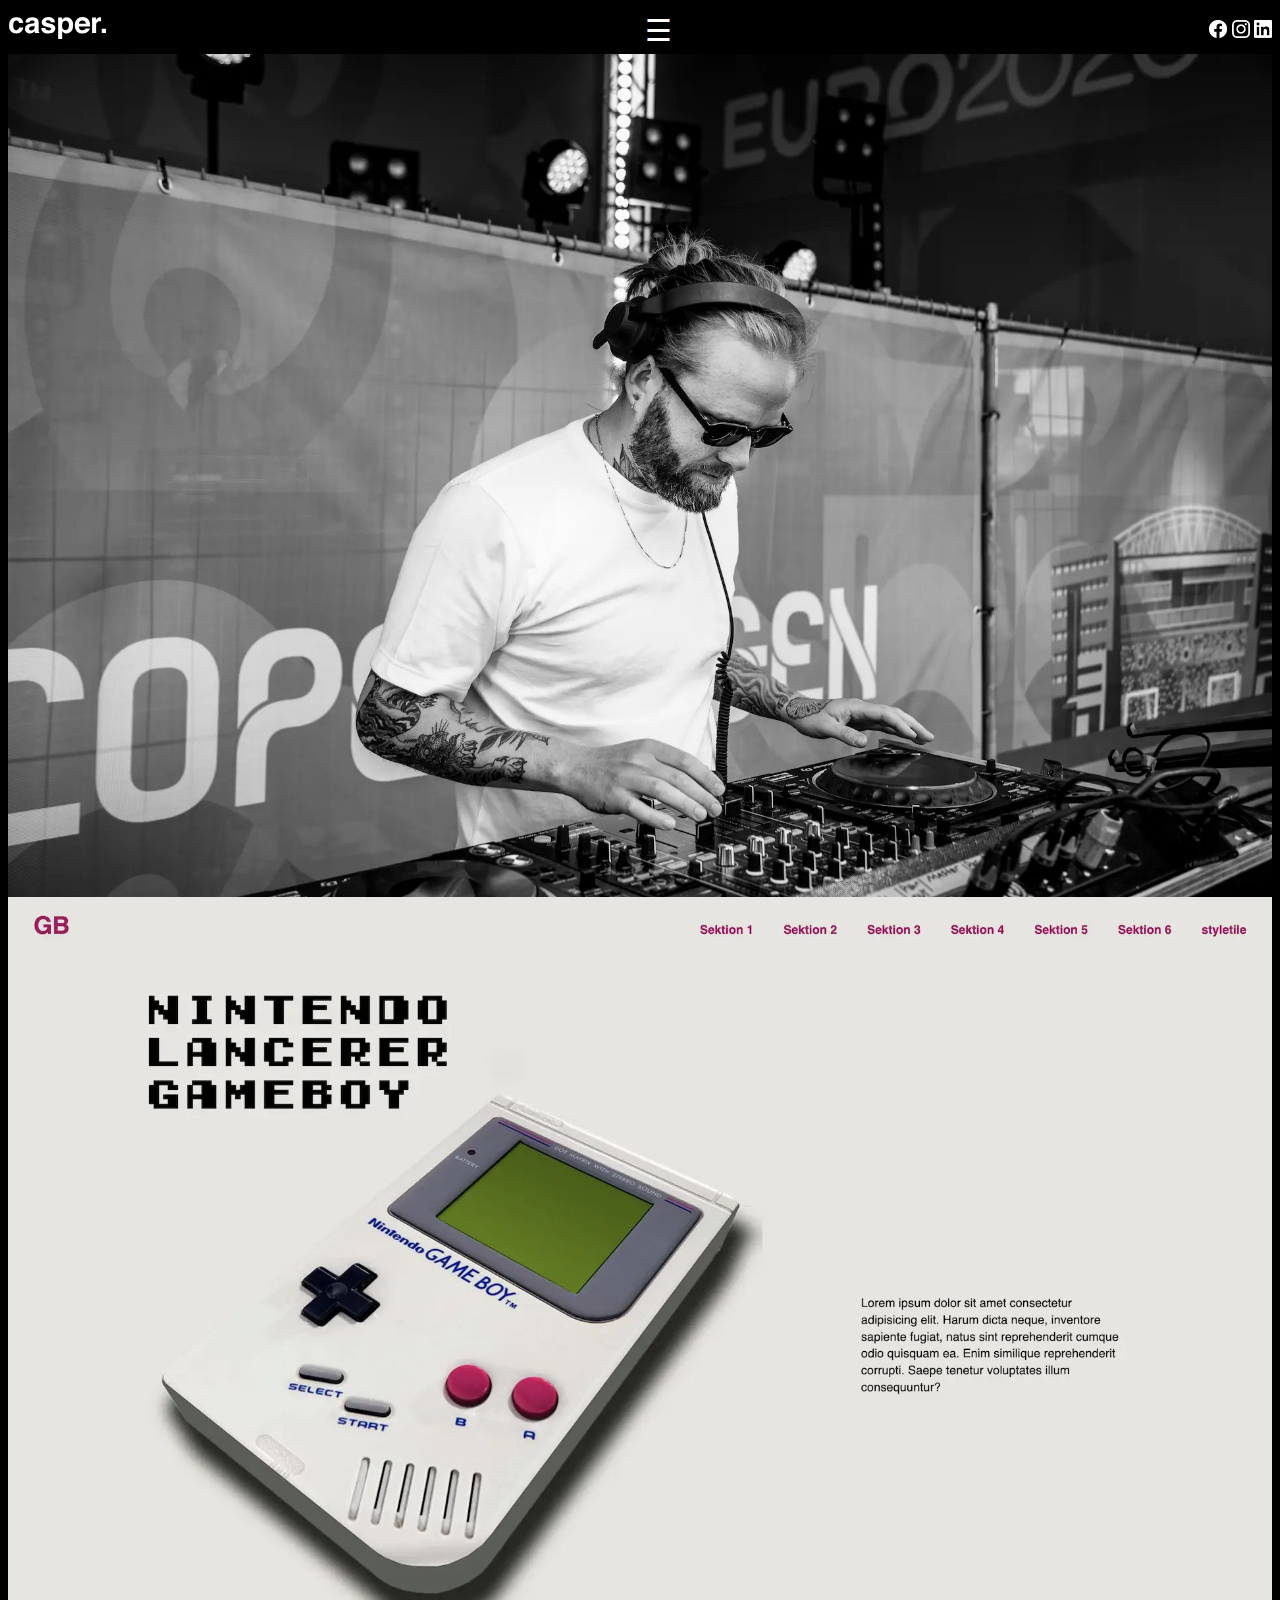
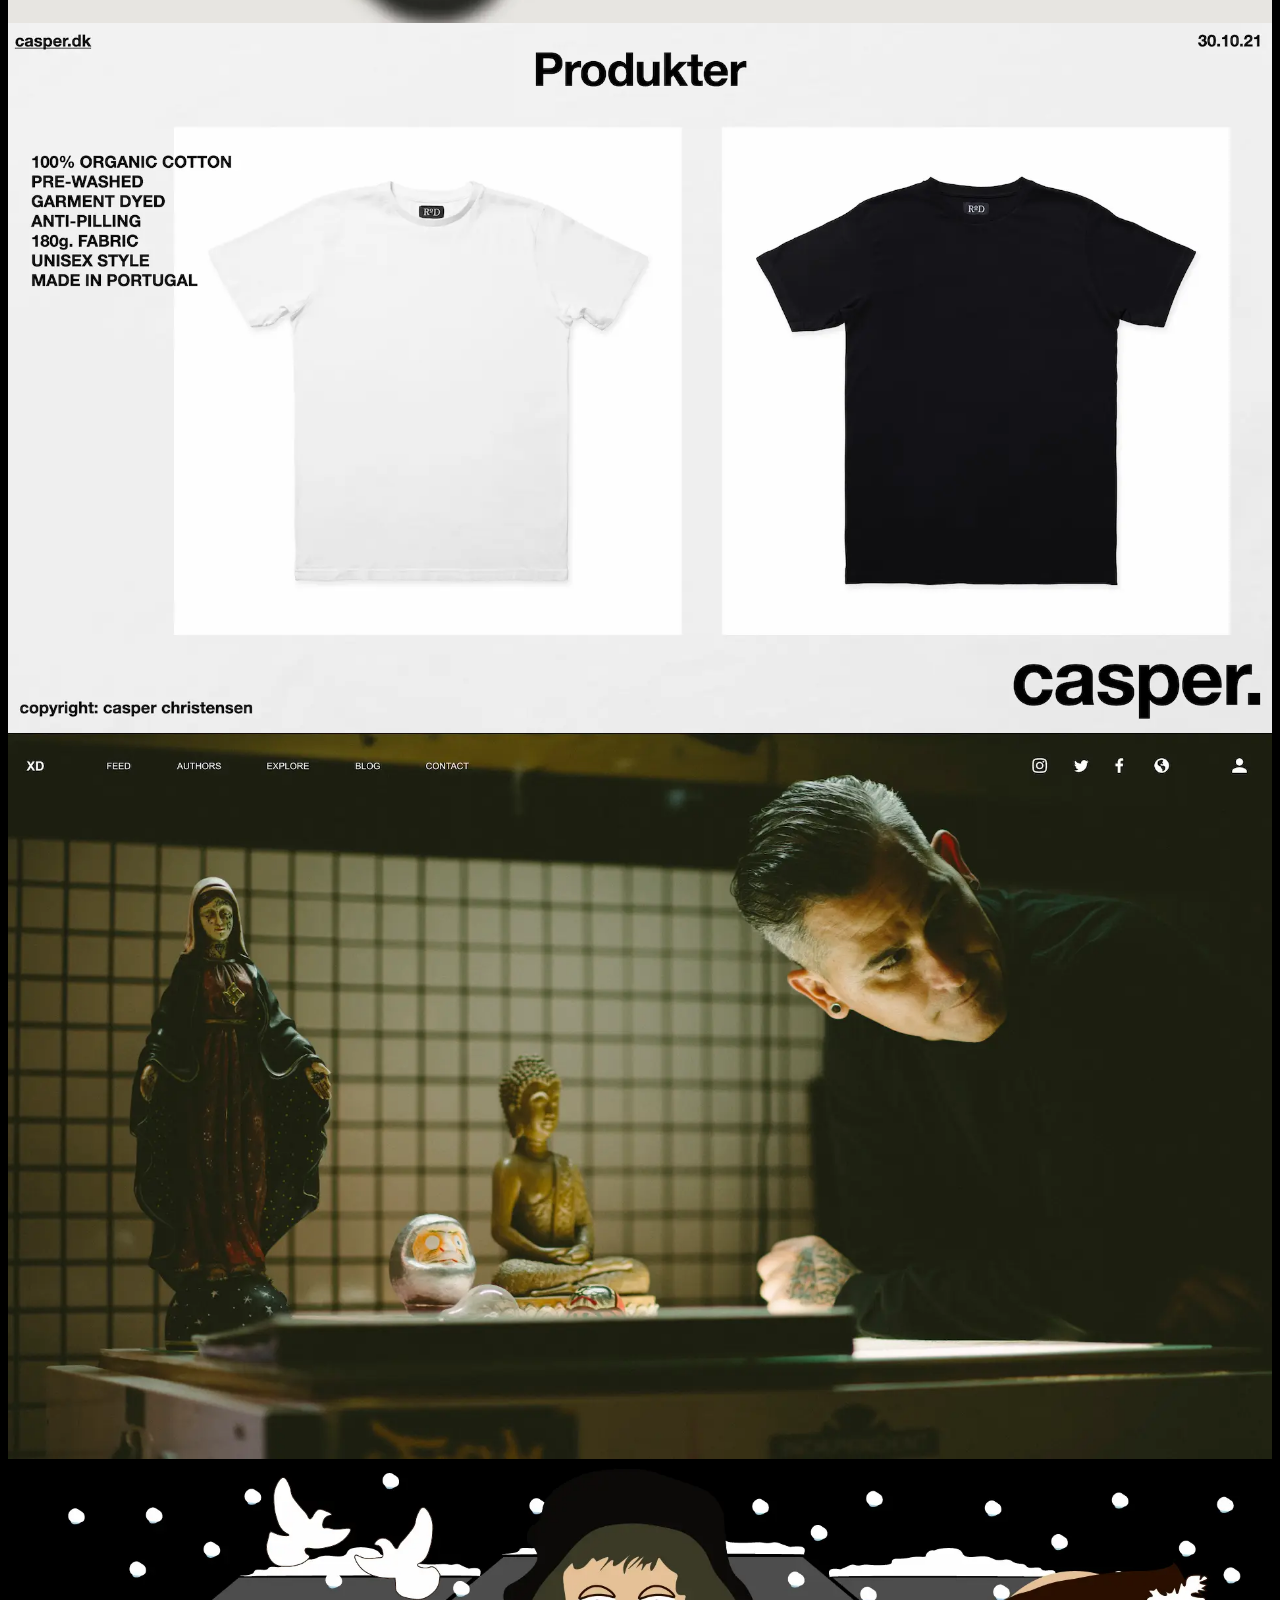
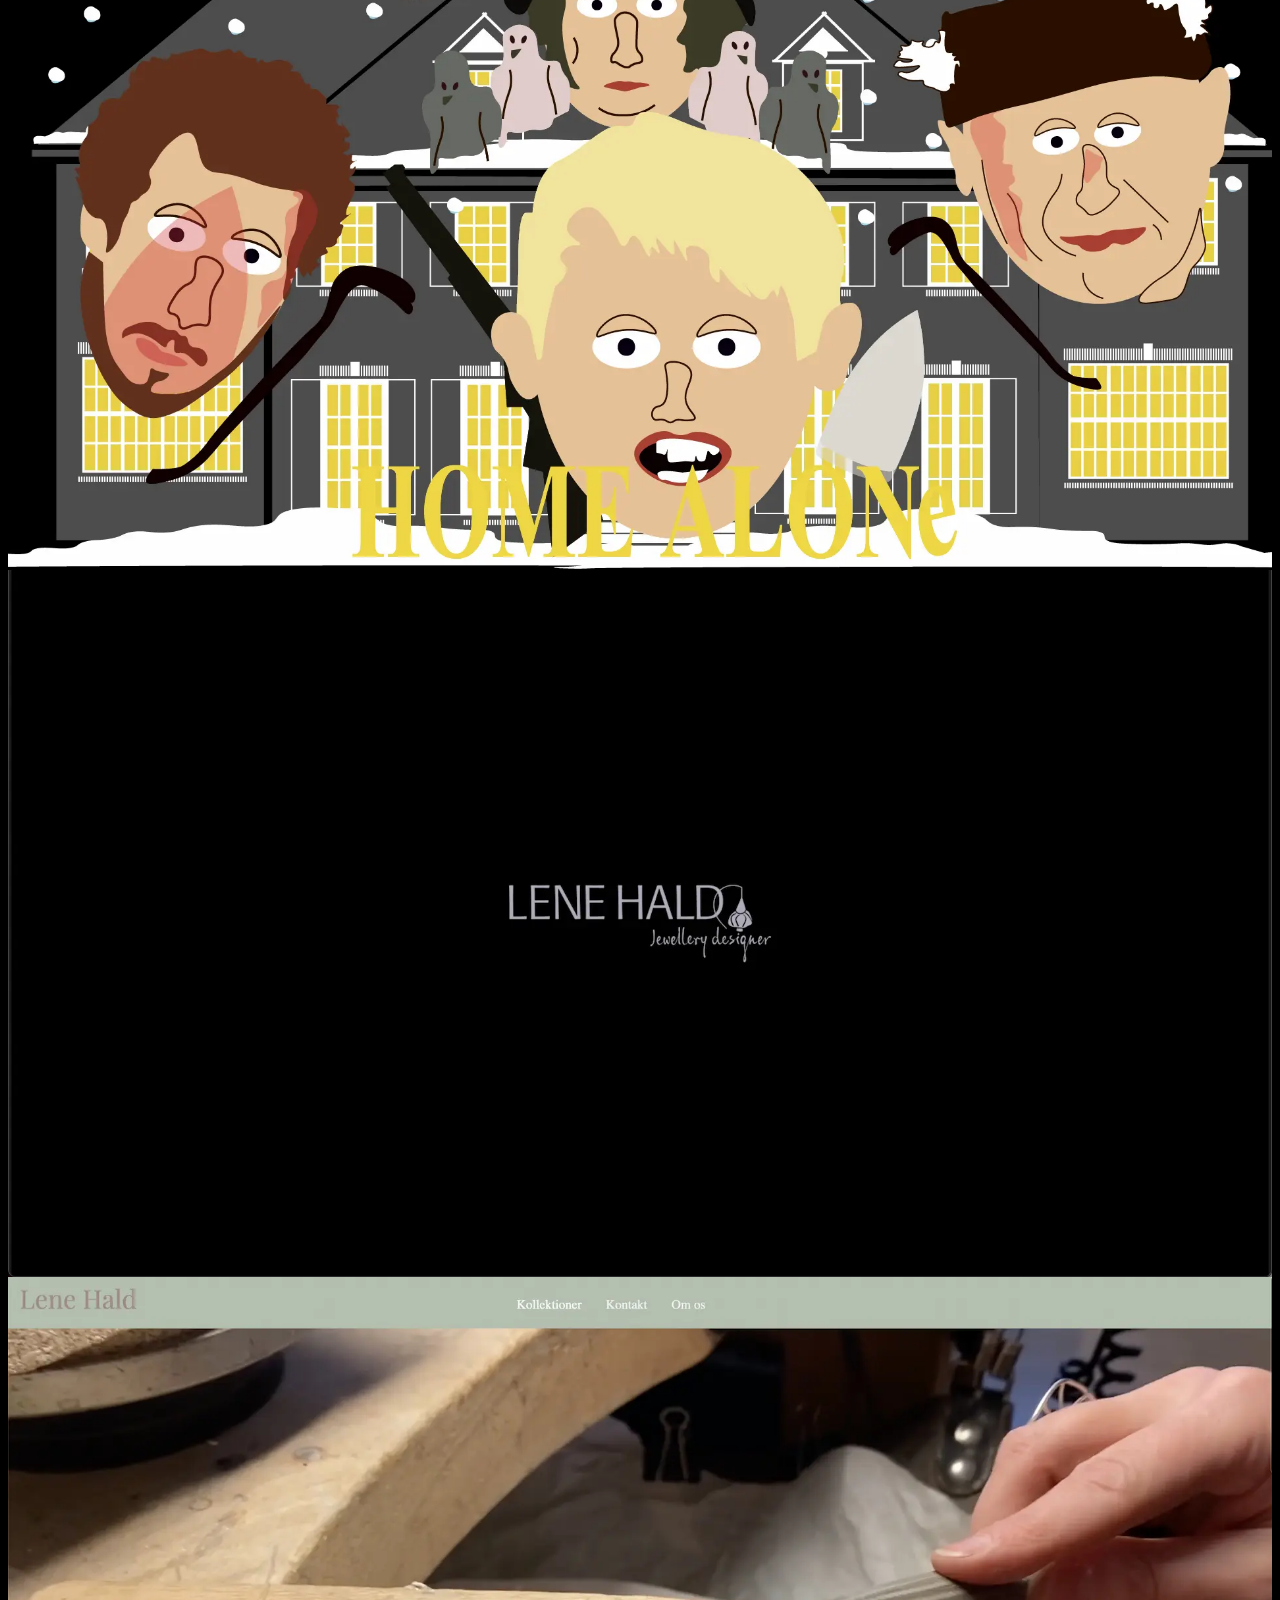
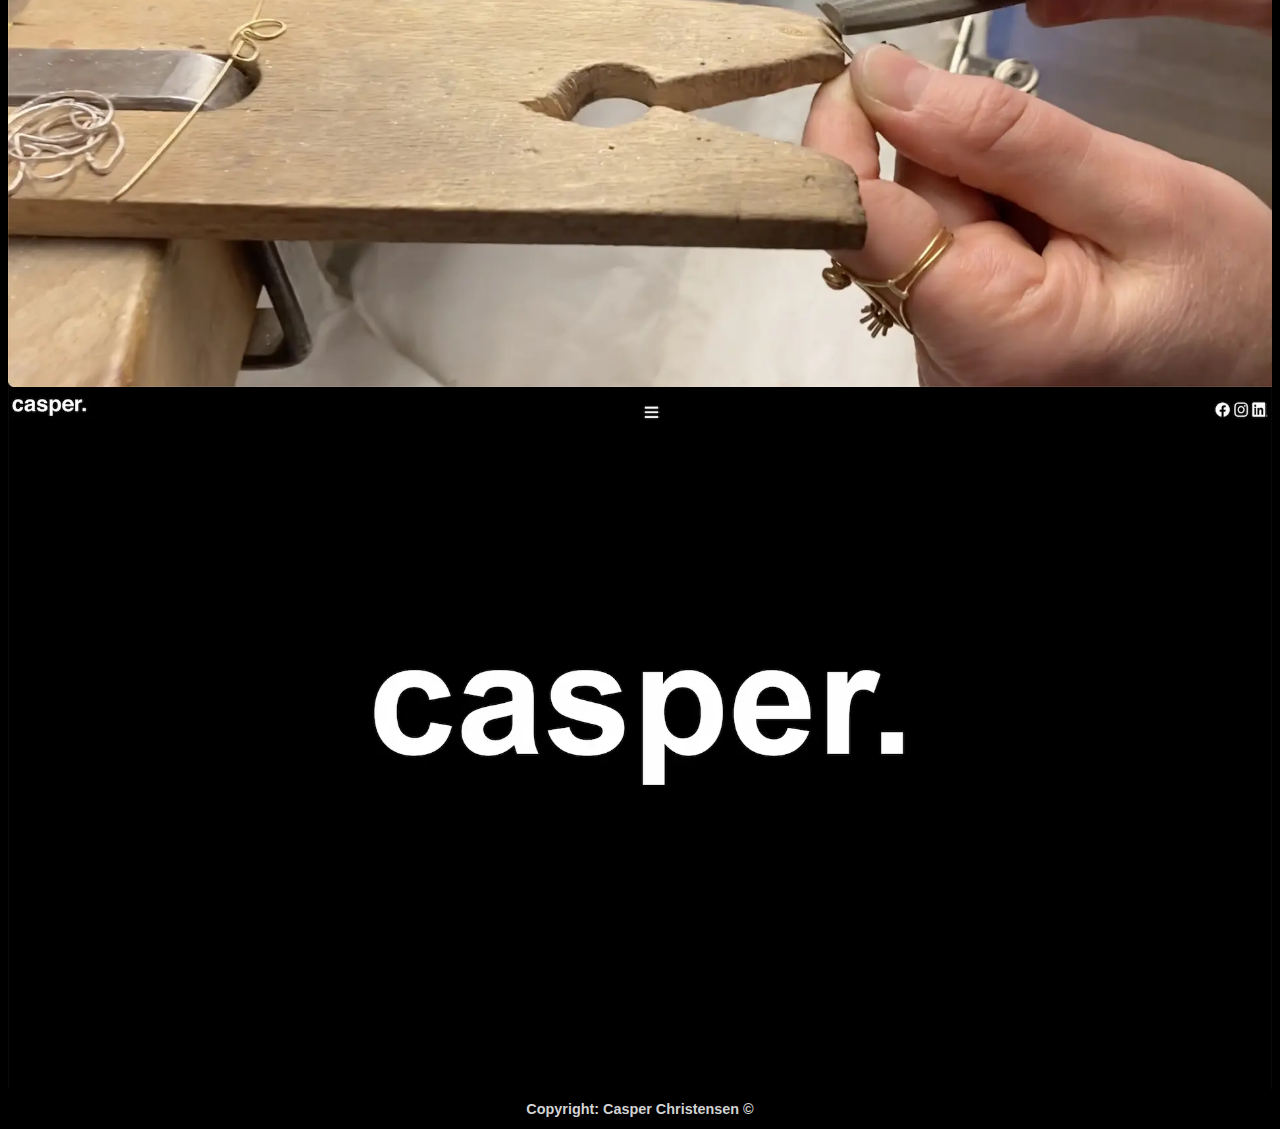
<file: index.html>
<!DOCTYPE html>
<html lang="en">
  <head>
    <meta charset="UTF-8" />
    <meta http-equiv="X-UA-Compatible" content="IE=edge" />
    <meta name="viewport" content="width=device-width, initial-scale=1.0" />
    <title>Casper Christensen</title>
    <link rel="stylesheet" href="style.css" />
  </head>
  <body>
    <header class="color_1">
      <div class="headercontainer">
        <div class="logo">
          <a href="forside.html"
            ><img src="casperlogohvid.svg" alt="logo" width="100"
          /></a>
        </div>
        <div>
          <button class="toggle-btn">☰</button>
        </div>
        <div>
          <a href="https://www.facebook.com/casperchristensen.dk/">
            <img src="fbwhite.png" alt="Facebook" width="18" />
          </a>
          <a href="https://www.instagram.com/">
            <img src="igwhite.png" alt="Instagram" width="18" />
          </a>
          <a href="https://www.linkedin.com/in/casper-christensen-65621182/">
            <img src="liwhite.png" alt="linkedin" width="18" />
          </a>
        </div>
      </div>
      <div>
        <nav>
          <ul>
            <!-- <li><a href="forside.html">forside</a> </li> -->
            <li><a href="index.html#casper_section">Portfolio</a></li>
            <li><a href="ommig.html">Om mig</a></li>
            <li><a href="kontakt.html">Kontakt</a></li>
            <!-- <li><a href="index.html#third_section">GRUNDLÆGGENDE UX </a> </li>
            <li><a href="index.html#fourth_section"></a>ANIMATION</li>
            <li><a href="index.html#fith_section"></a>VIDEO</li>
            <li><a href="index.html#sixth_section"></a>GRUNDLÆGGENDE INDHOLD</li>
            <li><a href="index.html#seven_section"></a>GRUNDLÆGGENDE INDHOLD</li>
            <li><a href="index.html#eight_section"></a>GRUNDLÆGGENDE INDHOLD</li> -->
          </ul>
        </nav>
      </div>
    </header>
    <main>
      <section id="#casper_section">
        <div class="container">
          <a href="ommig.html">
            <img src="casperem.webp" alt="Casper" class="image" />
            <div class="overlay">
              <div class="text">OM MIG</div>
            </div>
          </a>
        </div>
      </section>
      <section id="#first_section">
        <div class="container">
          <a href="grundlaeggendehtml.html">
            <img src="nintendoskaerm.webp" alt="Casper" class="image" />
            <div class="overlay">
              <div class="text">GRUNDLÆGGENDE HTML</div>
            </div>
          </a>
        </div>
      </section>
      <section id="#second_section">
        <div class="container">
          <a href="grundlaeggendeuxpitch.html">
            <img src="casperdkskaerm.webp" alt="Casper" class="image" />
            <div class="overlay">
              <div class="text">GRUNDLÆGGENDE UX (PITCH)</div>
            </div>
          </a>
        </div>
      </section>
      <section id="#third_section">
        <div class="container">
          <a href="grundlaeggendeux.html">
            <img src="lanas.webp" alt="Casper" class="image" />
            <div class="overlay">
              <div class="text">GRUNDLÆGGENDE UX</div>
            </div>
          </a>
        </div>
      </section>
      <section id="#fourth_section">
        <div class="container">
          <a href="animation.html">
            <img src="snetitelskrm.webp" alt="Casper" class="image" />
            <div class="overlay">
              <div class="text">ANIMATION</div>
            </div>
          </a>
        </div>
      </section>
      <section id="#fith_section">
        <div class="container">
          <a href="video.html">
            <img src="jewelryskaerm.webp" alt="Casper" class="image" />
            <div class="overlay">
              <div class="text">VIDEO</div>
            </div>
          </a>
        </div>
      </section>
      <section id="#sixth_section">
        <div class="container">
          <a href="grundlaeggendeindhold.html">
            <img src="lenehaldskaerm.webp" alt="Casper" class="image" />
            <div class="overlay">
              <div class="text">GRUNDLÆGGENDE INDHOLD</div>
            </div>
          </a>
        </div>
        <section id="#seven_section">
          <div class="container">
            <a href="portfolio.html">
              <img src="portfolio.webp" alt="Casper" class="image" />
              <div class="overlay">
                <div class="text">PORTFOLIO</div>
              </div>
            </a>
          </div>
      </section>
    </main>
    <script src="script.js"></script>
    <footer><h2>Copyright: Casper Christensen ©</h2></footer>
  </body>
</html>
</file>
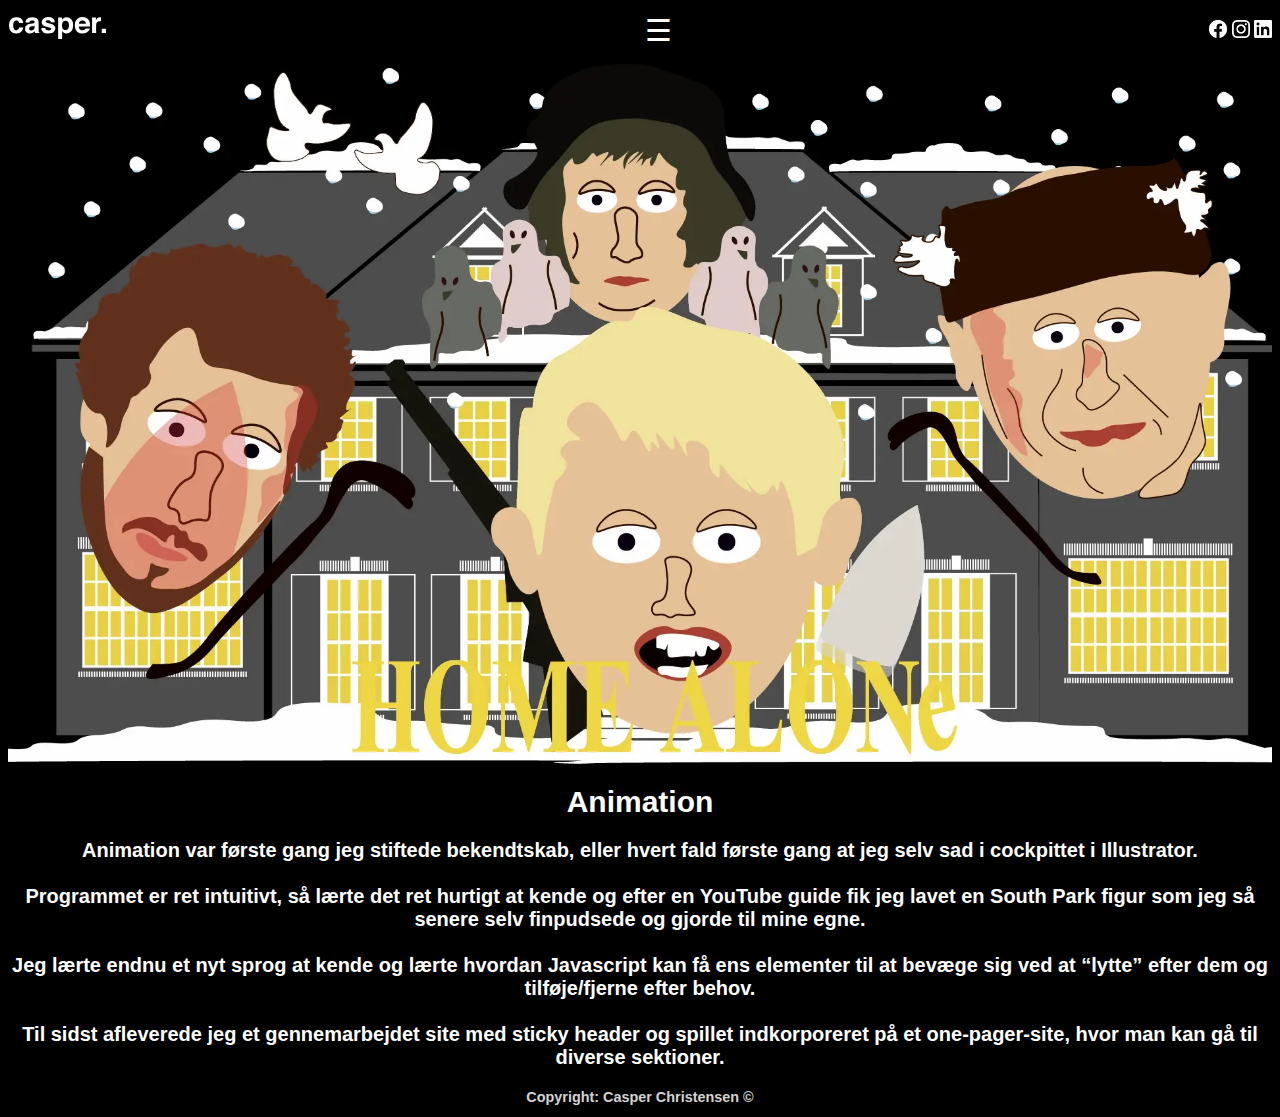
<file: animation.html>
<!DOCTYPE html>
<html lang="en">
  <head>
    <meta charset="UTF-8" />
    <meta http-equiv="X-UA-Compatible" content="IE=edge" />
    <meta name="viewport" content="width=device-width, initial-scale=1.0" />
    <title>Casper Christensen</title>
    <link rel="stylesheet" href="style.css" />
    <link rel="stylesheet" href="ommig.css" />
  </head>
  <body>
    <header class="color_1">
      <div class="headercontainer">
        <div class="logo">
          <a href="forside.html"
            ><img src="casperlogohvid.svg" alt="logo" width="100"
          /></a>
        </div>
        <div>
          <button class="toggle-btn">☰</button>
        </div>
        <div>
          <a href="https://www.facebook.com/casperchristensen.dk/">
            <img src="fbwhite.png" alt="Facebook" width="18" />
          </a>
          <a href="https://www.instagram.com/">
            <img src="igwhite.png" alt="Instagram" width="18" />
          </a>
          <a href="https://www.linkedin.com/in/casper-christensen-65621182/">
            <img src="liwhite.png" alt="linkedin" width="18" />
          </a>
        </div>
      </div>
      <div>
        <nav>
          <ul>
            <!-- <li><a href="forside.html">forside</a> </li> -->
            <li><a href="index.html#casper_section">Portfolio</a></li>
            <li><a href="ommig.html">Om mig</a></li>
            <li><a href="kontakt.html">Kontakt</a></li>
            <!-- <li><a href="index.html#third_section">GRUNDLÆGGENDE UX </a> </li>
            <li><a href="index.html#fourth_section"></a>ANIMATION</li>
            <li><a href="index.html#fith_section"></a>VIDEO</li>
            <li><a href="index.html#sixth_section"></a>GRUNDLÆGGENDE INDHOLD</li>
            <li><a href="index.html#seven_section"></a>GRUNDLÆGGENDE INDHOLD</li>
            <li><a href="index.html#eight_section"></a>GRUNDLÆGGENDE INDHOLD</li> -->
          </ul>
        </nav>
      </div>
    </header>

    <section id="#first_section">
      <div class="container">
        <a
          href="https://casperchristensen.dk/kea/04-animation/spil-kopi/index.html"
        >
          <img src="snetitelskrm.webp" alt="Casper" class="image" />
          <div class="overlay">
            <div class="text">BESØG HJEMMESIDEN</div>
          </div>
        </a>
      </div>
    </section>

    <section id="#second_section">
      <h1>Animation</h1>
      <p>
        Animation var første gang jeg stiftede bekendtskab, eller hvert fald
        første gang at jeg selv sad i cockpittet i Illustrator. <br />
        <br />
        Programmet er ret intuitivt, så lærte det ret hurtigt at kende og efter
        en YouTube guide fik jeg lavet en South Park figur som jeg så senere
        selv finpudsede og gjorde til mine egne. <br />
        <br />
        Jeg lærte endnu et nyt sprog at kende og lærte hvordan Javascript kan få
        ens elementer til at bevæge sig ved at “lytte” efter dem og
        tilføje/fjerne efter behov. <br />
        <br />
        Til sidst afleverede jeg et gennemarbejdet site med sticky header og
        spillet indkorporeret på et one-pager-site, hvor man kan gå til diverse
        sektioner.
      </p>
    </section>
    <script src="script.js"></script>
    <footer><h2>Copyright: Casper Christensen ©</h2></footer>
  </body>
</html>
</file>
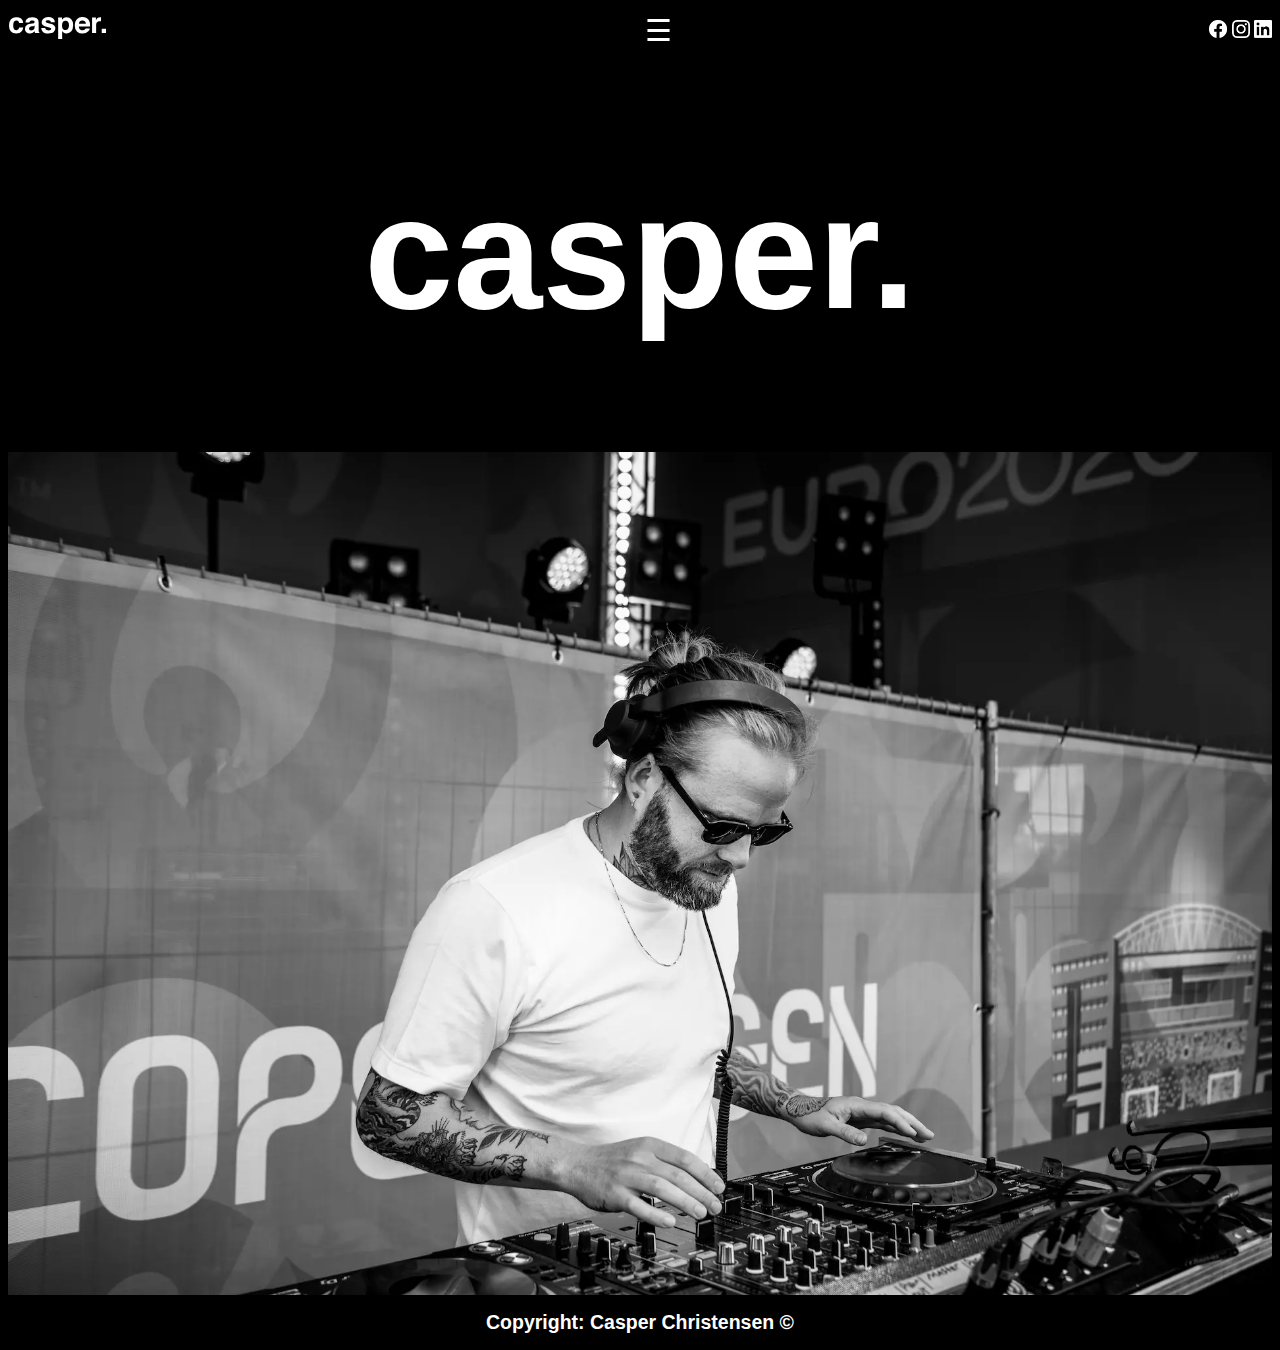
<file: forside.html>
<!DOCTYPE html>
<html lang="en">
  <head>
    <meta charset="UTF-8" />
    <meta http-equiv="X-UA-Compatible" content="IE=edge" />
    <meta name="viewport" content="width=device-width, initial-scale=1.0" />
    <title>Casper Christensen</title>
    <link rel="stylesheet" href="style.css" />
    <link rel="stylesheet" href="forside.css" />
  </head>
  <body>
    <header class="color_1">
      <div class="headercontainer">
        <div class="logo">
          <a href="forside.html"
            ><img src="casperlogohvid.svg" alt="logo" width="100"
          /></a>
        </div>
        <div>
          <button class="toggle-btn">☰</button>
        </div>
        <div>
          <a href="https://www.facebook.com/casperchristensen.dk/">
            <img src="fbwhite.png" alt="Facebook" width="18" />
          </a>
          <a href="https://www.instagram.com/">
            <img src="igwhite.png" alt="Instagram" width="18" />
          </a>
          <a href="https://www.linkedin.com/in/casper-christensen-65621182/">
            <img src="liwhite.png" alt="linkedin" width="18" />
          </a>
          <!-- <a href="https://twitter.com/CASPERCHRISTNSN">
            <img src="twitterlogo.png" alt="Twitter" width="18px"
          /></a> -->
        </div>
      </div>
      <div>
        <nav>
          <ul>
            <!-- <li><a href="forside.html">forside</a> </li> -->
            <li><a href="index.html#casper_section">Portfolio</a></li>
            <li><a href="ommig.html">Om mig</a></li>
            <li><a href="kontakt.html">Kontakt</a></li>
          </ul>
        </nav>
      </div>
    </header>

    <section id="#first_section">
      <h1>casper.</h1>
    </section>

    <section id="#casper_section">
      <div class="container">
        <a href="index.html">
          <img src="casperem.webp" alt="Casper" class="image" />
          <div class="overlay">
            <div class="text">PORTFOLIO</div>
          </div>
        </a>
      </div>
    </section>

    <!-- <section id="#second_section">
      <img src="li.png" alt="linkedin" />
    </section> -->

    <script src="script.js"></script>
    <footer><h2>Copyright: Casper Christensen ©</h2></footer>
  </body>
</html>
</file>
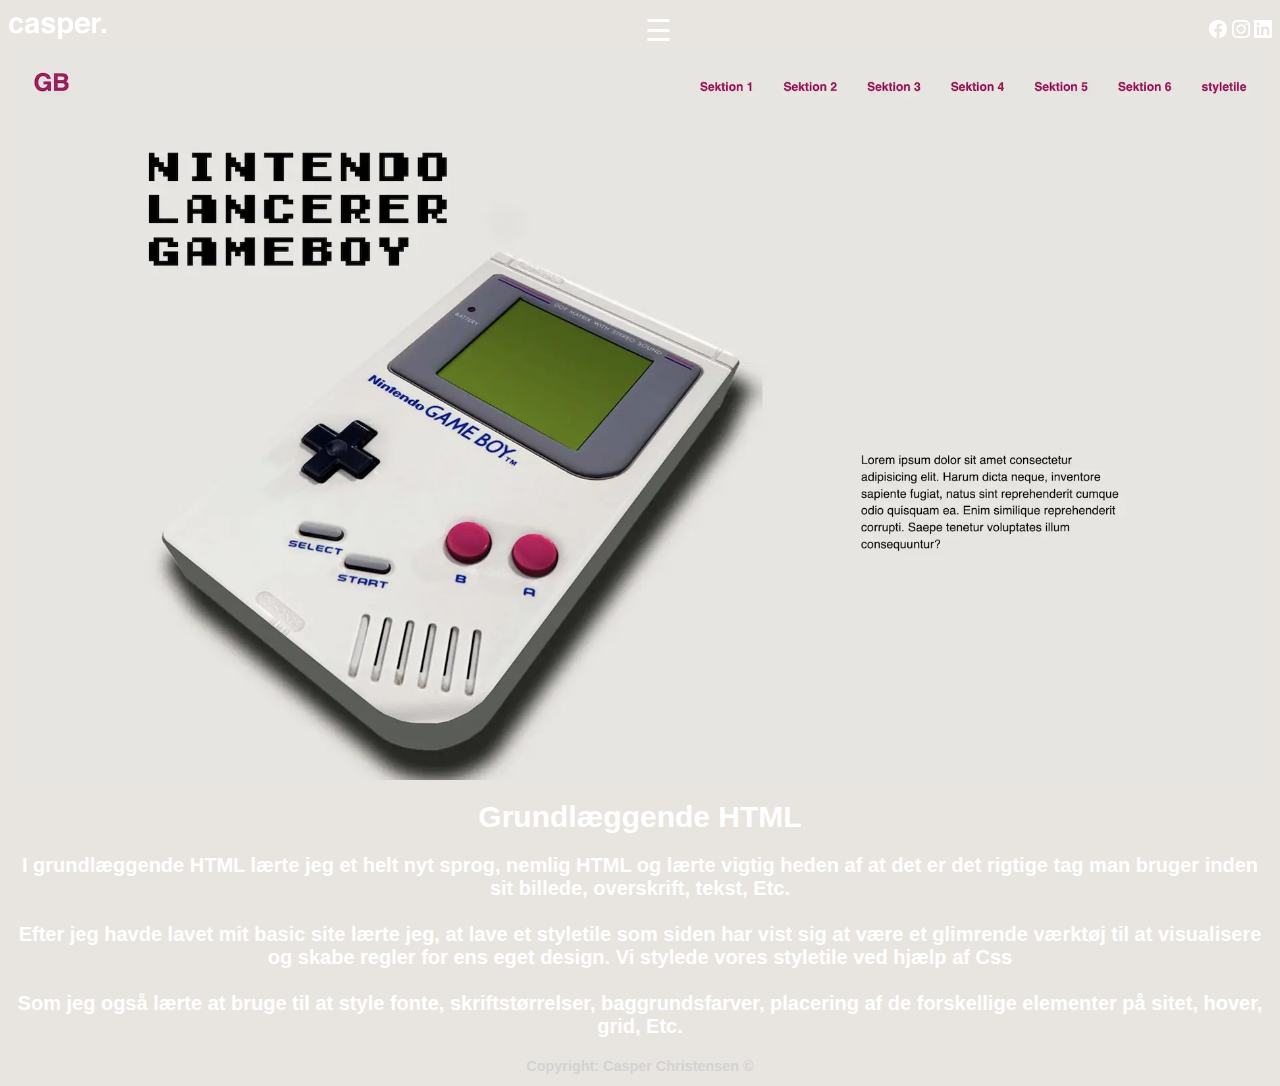
<file: grundlaeggendehtml.html>
<!DOCTYPE html>
<html lang="en">
  <head>
    <meta charset="UTF-8" />
    <meta http-equiv="X-UA-Compatible" content="IE=edge" />
    <meta name="viewport" content="width=device-width, initial-scale=1.0" />
    <title>Casper Christensen</title>
    <link rel="stylesheet" href="style.css" />
    <link rel="stylesheet" href="ommig.css" />
    <link rel="stylesheet" href="grundlaeggendehtml.css" />
  </head>
  <body>
    <header class="color_1">
      <div class="headercontainer">
        <div class="logo">
          <a href="forside.html"
            ><img src="casperlogohvid.svg" alt="logo" width="100"
          /></a>
        </div>
        <div>
          <button class="toggle-btn">☰</button>
        </div>
        <div>
          <a href="https://www.facebook.com/casperchristensen.dk/">
            <img src="fbwhite.png" alt="Facebook" width="18" />
          </a>
          <a href="https://www.instagram.com/">
            <img src="igwhite.png" alt="Instagram" width="18" />
          </a>
          <a href="https://www.linkedin.com/in/casper-christensen-65621182/">
            <img src="liwhite.png" alt="linkedin" width="18" />
          </a>
        </div>
      </div>
      <div>
        <nav>
          <ul>
            <!-- <li><a href="forside.html">forside</a> </li> -->
            <li><a href="index.html#casper_section">Portfolio</a></li>
            <li><a href="ommig.html">Om mig</a></li>
            <li><a href="kontakt.html">Kontakt</a></li>
            <!-- <li><a href="index.html#third_section">GRUNDLÆGGENDE UX </a> </li>
            <li><a href="index.html#fourth_section"></a>ANIMATION</li>
            <li><a href="index.html#fith_section"></a>VIDEO</li>
            <li><a href="index.html#sixth_section"></a>GRUNDLÆGGENDE INDHOLD</li>
            <li><a href="index.html#seven_section"></a>GRUNDLÆGGENDE INDHOLD</li>
            <li><a href="index.html#eight_section"></a>GRUNDLÆGGENDE INDHOLD</li> -->
          </ul>
        </nav>
      </div>
    </header>
    <main>
      <section id="#first_section">
        <div class="container">
          <a href="https://casperchristensen.dk/kea/responsive_site_v2/">
            <img src="nintendoskaerm.webp" alt="Casper" class="image" />
            <div class="overlay">
              <div class="text">BESØG HJEMMESIDEN</div>
            </div>
          </a>
        </div>
      </section>

      <section id="#second_section">
        <h1>Grundlæggende HTML</h1>
        <p>
          I grundlæggende HTML lærte jeg et helt nyt sprog, nemlig HTML og lærte
          vigtig heden af at det er det rigtige tag man bruger inden sit
          billede, overskrift, tekst, Etc. <br />
          <br />
          Efter jeg havde lavet mit basic site lærte jeg, at lave et styletile
          som siden har vist sig at være et glimrende værktøj til at visualisere
          og skabe regler for ens eget design. Vi stylede vores styletile ved
          hjælp af Css <br />
          <br />
          Som jeg også lærte at bruge til at style fonte, skriftstørrelser,
          baggrundsfarver, placering af de forskellige elementer på sitet,
          hover, grid, Etc.
        </p>
      </section>
    </main>
    <script src="script.js"></script>
    <footer><h2>Copyright: Casper Christensen ©</h2></footer>
  </body>
</html>
</file>
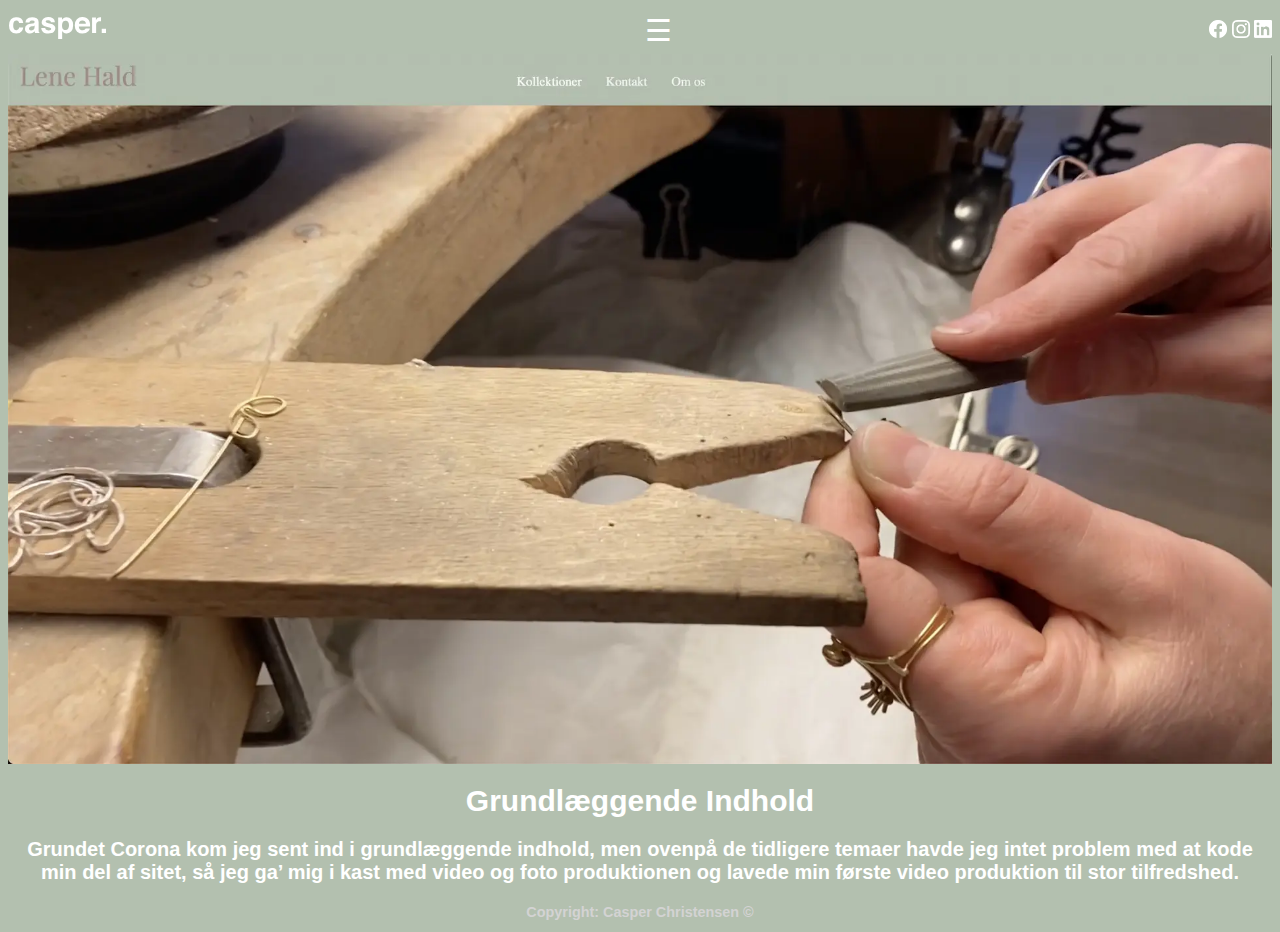
<file: grundlaeggendeindhold.html>
<!DOCTYPE html>
<html lang="en">
  <head>
    <meta charset="UTF-8" />
    <meta http-equiv="X-UA-Compatible" content="IE=edge" />
    <meta name="viewport" content="width=device-width, initial-scale=1.0" />
    <title>Casper Christensen</title>
    <link rel="stylesheet" href="style.css" />
    <link rel="stylesheet" href="ommig.css" />
    <link rel="stylesheet" href="grundlaeggendeindhold.css" />
  </head>
  <body>
    <header class="color_1">
      <div class="headercontainer">
        <div class="logo">
          <a href="forside.html"
            ><img src="casperlogohvid.svg" alt="logo" width="100"
          /></a>
        </div>
        <div>
          <button class="toggle-btn">☰</button>
        </div>
        <div>
          <a href="https://www.facebook.com/casperchristensen.dk/">
            <img src="fbwhite.png" alt="Facebook" width="18" />
          </a>
          <a href="https://www.instagram.com/">
            <img src="igwhite.png" alt="Instagram" width="18" />
          </a>
          <a href="https://www.linkedin.com/in/casper-christensen-65621182/">
            <img src="liwhite.png" alt="linkedin" width="18" />
          </a>
        </div>
      </div>
      <div>
        <nav>
          <ul>
            <!-- <li><a href="forside.html">forside</a> </li> -->
            <li><a href="index.html#casper_section">Portfolio</a></li>
            <li><a href="ommig.html">Om mig</a></li>
            <li><a href="kontakt.html">Kontakt</a></li>
          </ul>
        </nav>
      </div>
    </header>
    <section id="#first_section">
      <div class="container">
        <a href="https://elegant-ritchie-63db69.netlify.app/index.html">
          <img src="lenehaldskaerm.webp" alt="Casper" class="image" />
          <div class="overlay">
            <div class="text">BESØG HJEMMESIDEN</div>
          </div>
        </a>
      </div>
      <h1>Grundlæggende Indhold</h1>
      <p>
        Grundet Corona kom jeg sent ind i grundlæggende indhold, men ovenpå de
        tidligere temaer havde jeg intet problem med at kode min del af sitet,
        så jeg ga’ mig i kast med video og foto produktionen og lavede min
        første video produktion til stor tilfredshed.
      </p>
    </section>
    <script src="script.js"></script>
    <footer><h2>Copyright: Casper Christensen ©</h2></footer>
  </body>
</html>
</file>
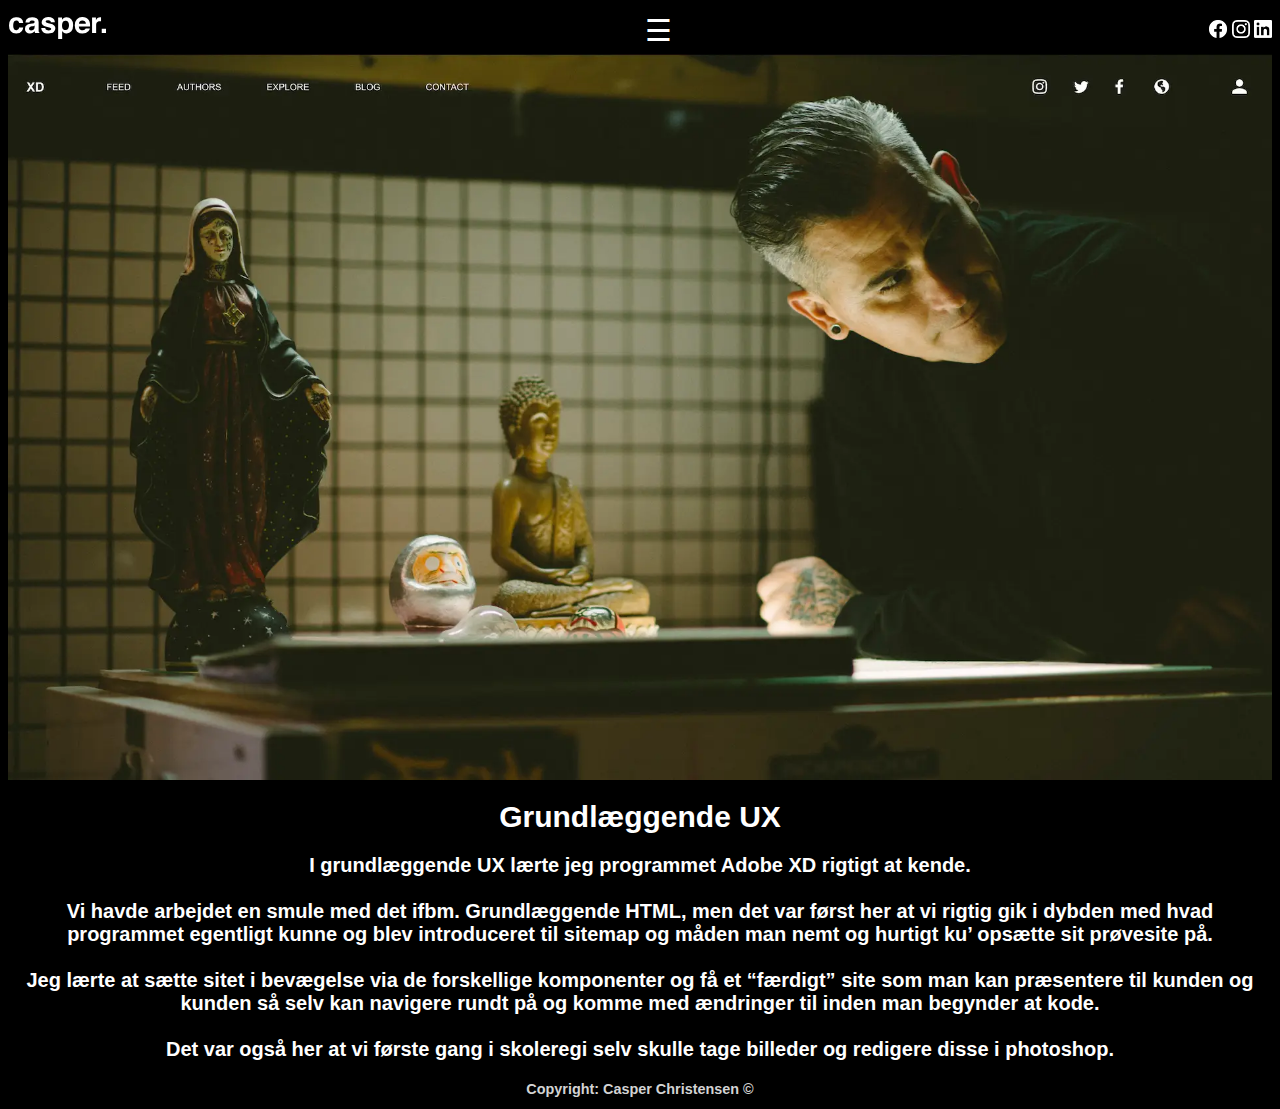
<file: grundlaeggendeux.html>
<!DOCTYPE html>
<html lang="en">
  <head>
    <meta charset="UTF-8" />
    <meta http-equiv="X-UA-Compatible" content="IE=edge" />
    <meta name="viewport" content="width=device-width, initial-scale=1.0" />
    <title>Casper Christensen</title>
    <link rel="stylesheet" href="style.css" />
    <link rel="stylesheet" href="ommig.css" />
  </head>
  <body>
    <header class="color_1">
      <div class="headercontainer">
        <div class="logo">
          <a href="forside.html"
            ><img src="casperlogohvid.svg" alt="logo" width="100"
          /></a>
        </div>
        <div>
          <button class="toggle-btn">☰</button>
        </div>
        <div>
          <a href="https://www.facebook.com/casperchristensen.dk/">
            <img src="fbwhite.png" alt="Facebook" width="18" />
          </a>
          <a href="https://www.instagram.com/">
            <img src="igwhite.png" alt="Instagram" width="18" />
          </a>
          <a href="https://www.linkedin.com/in/casper-christensen-65621182/">
            <img src="liwhite.png" alt="linkedin" width="18" />
          </a>
        </div>
      </div>
      <div>
        <nav>
          <ul>
            <!-- <li><a href="forside.html">forside</a> </li> -->
            <li><a href="index.html#casper_section">Portfolio</a></li>
            <li><a href="ommig.html">Om mig</a></li>
            <li><a href="kontakt.html">Kontakt</a></li>
            <!-- <li><a href="index.html#third_section">GRUNDLÆGGENDE UX </a> </li>
            <li><a href="index.html#fourth_section"></a>ANIMATION</li>
            <li><a href="index.html#fith_section"></a>VIDEO</li>
            <li><a href="index.html#sixth_section"></a>GRUNDLÆGGENDE INDHOLD</li>
            <li><a href="index.html#seven_section"></a>GRUNDLÆGGENDE INDHOLD</li>
            <li><a href="index.html#eight_section"></a>GRUNDLÆGGENDE INDHOLD</li> -->
          </ul>
        </nav>
      </div>
    </header>
    <section id="#first_section">
      <div class="container">
        <a
          href="https://xd.adobe.com/view/94b25f72-5403-46d9-90dc-5f27804a5fce-c1e1/"
        >
          <img src="lanas.webp" alt="Casper" class="image" />
          <div class="overlay">
            <div class="text">BESØG HJEMMESIDEN</div>
          </div>
        </a>
      </div>
    </section>

    <section id="#second_section">
      <h1>Grundlæggende UX</h1>
      <p>
        I grundlæggende UX lærte jeg programmet Adobe XD rigtigt at kende.
        <br />
        <br />
        Vi havde arbejdet en smule med det ifbm. Grundlæggende HTML, men det var
        først her at vi rigtig gik i dybden med hvad programmet egentligt kunne
        og blev introduceret til sitemap og måden man nemt og hurtigt ku’
        opsætte sit prøvesite på. <br />
        <br />
        Jeg lærte at sætte sitet i bevægelse via de forskellige komponenter og
        få et “færdigt” site som man kan præsentere til kunden og kunden så selv
        kan navigere rundt på og komme med ændringer til inden man begynder at
        kode. <br />
        <br />
        Det var også her at vi første gang i skoleregi selv skulle tage billeder
        og redigere disse i photoshop.
      </p>
    </section>
    <script src="script.js"></script>
    <footer><h2>Copyright: Casper Christensen ©</h2></footer>
  </body>
</html>
</file>
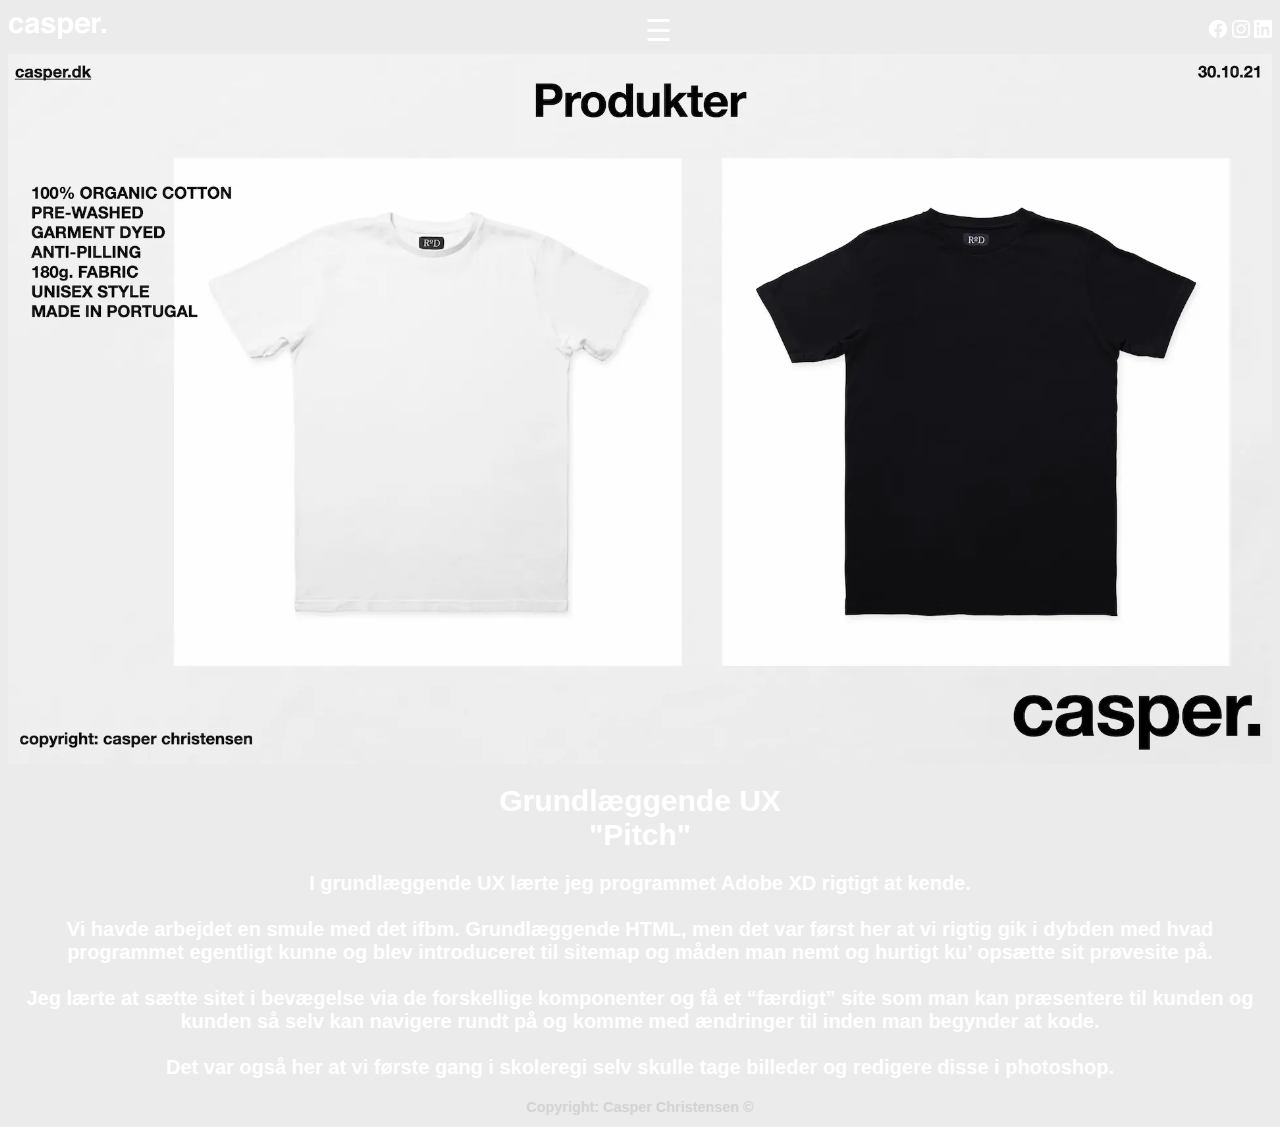
<file: grundlaeggendeuxpitch.html>
<!DOCTYPE html>
<html lang="en">
  <head>
    <meta charset="UTF-8" />
    <meta http-equiv="X-UA-Compatible" content="IE=edge" />
    <meta name="viewport" content="width=device-width, initial-scale=1.0" />
    <title>Casper Christensen</title>
    <link rel="stylesheet" href="style.css" />
    <link rel="stylesheet" href="ommig.css" />
    <link rel="stylesheet" href="grundlaeggendeuxpitch.css" />
  </head>
  <body>
    <header class="color_1">
      <div class="headercontainer">
        <div class="logo">
          <a href="forside.html"
            ><img src="casperlogohvid.svg" alt="logo" width="100"
          /></a>
        </div>
        <div>
          <button class="toggle-btn">☰</button>
        </div>
        <div>
          <a href="https://www.facebook.com/casperchristensen.dk/">
            <img src="fbwhite.png" alt="Facebook" width="18" />
          </a>
          <a href="https://www.instagram.com/">
            <img src="igwhite.png" alt="Instagram" width="18" />
          </a>
          <a href="https://www.linkedin.com/in/casper-christensen-65621182/">
            <img src="liwhite.png" alt="linkedin" width="18" />
          </a>
        </div>
      </div>
      <div>
        <nav>
          <ul>
            <!-- <li><a href="forside.html">forside</a> </li> -->
            <li><a href="index.html#casper_section">Portfolio</a></li>
            <li><a href="ommig.html">Om mig</a></li>
            <li><a href="kontakt.html">Kontakt</a></li>
            <!-- <li><a href="index.html#third_section">GRUNDLÆGGENDE UX </a> </li>
              <li><a href="index.html#fourth_section"></a>ANIMATION</li>
              <li><a href="index.html#fith_section"></a>VIDEO</li>
              <li><a href="index.html#sixth_section"></a>GRUNDLÆGGENDE INDHOLD</li>
              <li><a href="index.html#seven_section"></a>GRUNDLÆGGENDE INDHOLD</li>
              <li><a href="index.html#eight_section"></a>GRUNDLÆGGENDE INDHOLD</li> -->
          </ul>
        </nav>
      </div>
    </header>
    <main>
      <section id="#first_section">
        <div class="container">
          <a href="https://casperchristensen.dk/kea/06_portfolio/casperdk.pdf">
            <img src="casperdkskaerm.webp" alt="Casper" class="image" />
            <div class="overlay">
              <div class="text">BESØG HJEMMESIDEN</div>
            </div>
          </a>
        </div>
        <h1>
          Grundlæggende UX <br />
          "Pitch"
        </h1>
        <p>
          I grundlæggende UX lærte jeg programmet Adobe XD rigtigt at kende.
          <br />
          <br />
          Vi havde arbejdet en smule med det ifbm. Grundlæggende HTML, men det
          var først her at vi rigtig gik i dybden med hvad programmet egentligt
          kunne og blev introduceret til sitemap og måden man nemt og hurtigt
          ku’ opsætte sit prøvesite på. <br />
          <br />
          Jeg lærte at sætte sitet i bevægelse via de forskellige komponenter og
          få et “færdigt” site som man kan præsentere til kunden og kunden så
          selv kan navigere rundt på og komme med ændringer til inden man
          begynder at kode. <br />
          <br />
          Det var også her at vi første gang i skoleregi selv skulle tage
          billeder og redigere disse i photoshop.
        </p>
      </section>
    </main>
    <script src="script.js"></script>
    <footer><h2>Copyright: Casper Christensen ©</h2></footer>
  </body>
</html>
</file>
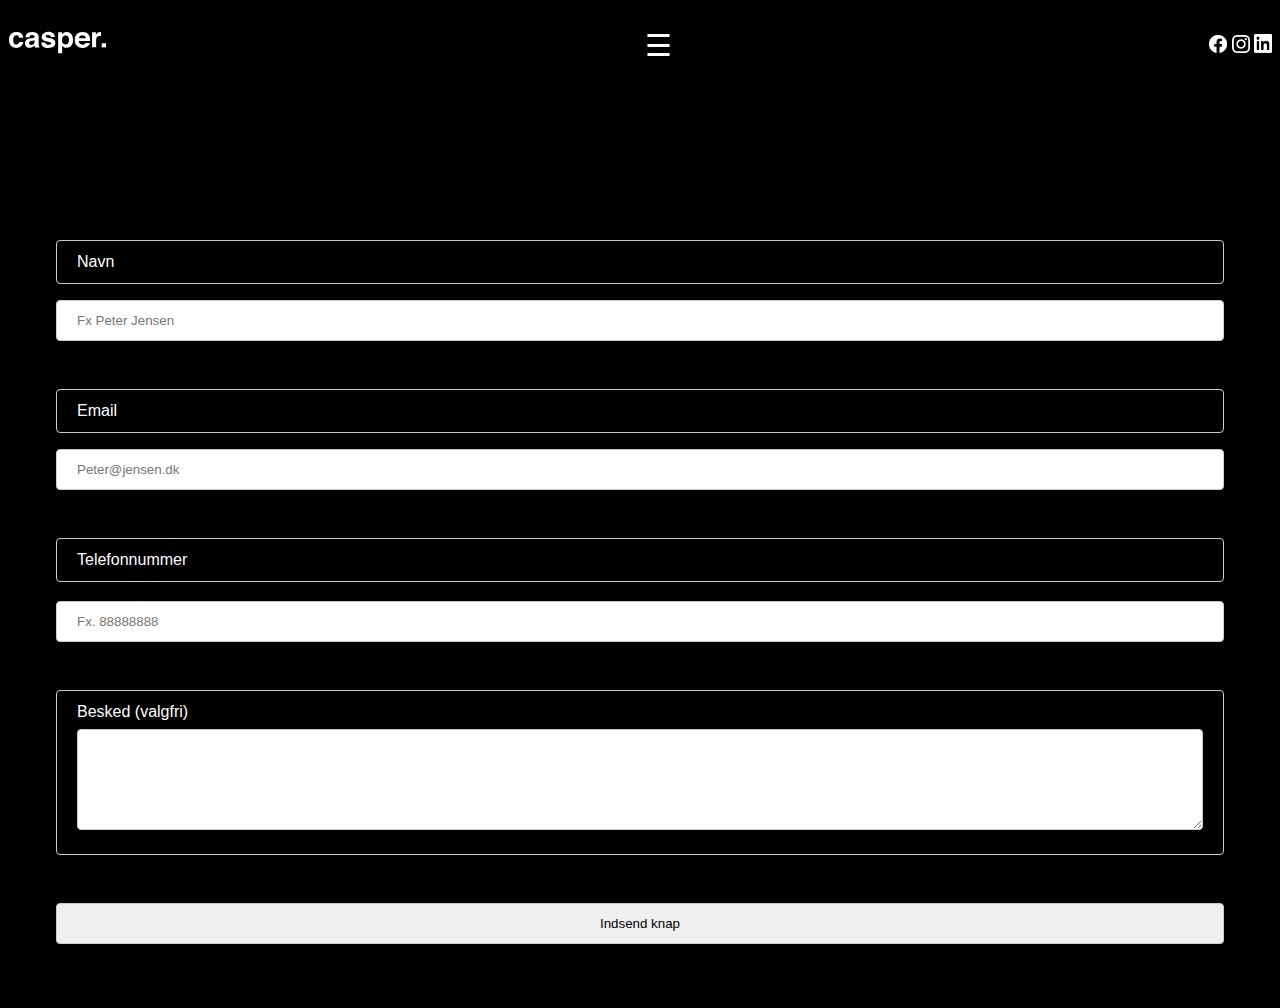
<file: kontakt.html>
<!DOCTYPE html>
<html lang="en">
<head>
    <meta charset="UTF-8">
    <meta http-equiv="X-UA-Compatible" content="IE=edge">
    <meta name="viewport" content="width=device-width, initial-scale=1.0">
    <title>Document</title>
    <link rel="stylesheet" href="kontakt.css">
    <link rel="stylesheet" href="style.css">
</head>
<body>
    <header class="color_1">
        <div class="headercontainer">
          <div class="logo">
            <a href="forside.html"
              ><img src="casperlogohvid.svg" alt="logo" width="100"
            /></a>
          </div>
          <div>
            <button class="toggle-btn">☰</button>
          </div>
          <div>
            <a href="https://www.facebook.com/casperchristensen.dk/">
              <img src="fbwhite.png" alt="Facebook" width="18" />
            </a>
            <a href="https://www.instagram.com/">
              <img src="igwhite.png" alt="Instagram" width="18" />
            </a>
            <a href="https://www.linkedin.com/in/casper-christensen-65621182/">
              <img src="liwhite.png" alt="linkedin" width="18" />
            </a>
            <!-- <a href="https://twitter.com/CASPERCHRISTNSN">
              <img src="twitterlogo.png" alt="Twitter" width="19px"
            /></a> -->
          </div>
        </div>
        <div>
          <nav>
            <ul>
              <!-- <li><a href="forside.html">forside</a> </li> -->
              <li><a href="index.html#casper_section">Portfolio</a></li>
              <li><a href="ommig.html">Om mig</a></li>
              <li><a href="kontakt.html">Kontakt</a></li>
            </ul>
          </nav>
        </div>
      </header>
      <main>
    <section>
        <header>
          <h2>Kontakt os</h2>
          <p>
            Udfyld kontaktformularen for at kontakte os. Vi glæder os til at
            høre fra dig.
          </p>
        </header>

        <form>
          <!-- Formular-indhold -->
          <div class="form-felt">
            <label for="navn">Navn</label>
            <input placeholder="Fx Peter Jensen" type="text" />
          </div>
          <div class="email">
            <label for="Email">Email</label>
            <input placeholder="Peter@jensen.dk" type="email" />
          </div>
          <div class="telefonnummer">
            <label for="Telefonnummer">Telefonnummer</label>
            <input placeholder="Fx. 88888888" type="text" />
          </div>
          <div class="form-felt">
            <label>
              Besked (valgfri)
              <textarea name="besked" rows="5"></textarea>
            </label>
          </div>
          </div>
          <div>
            <button>Indsend knap</button>
          </div>
        </form>
      </section>
</main>
</form>
<footer></footer>
<script src="script.js"></script>
</body>
</html>
</file>
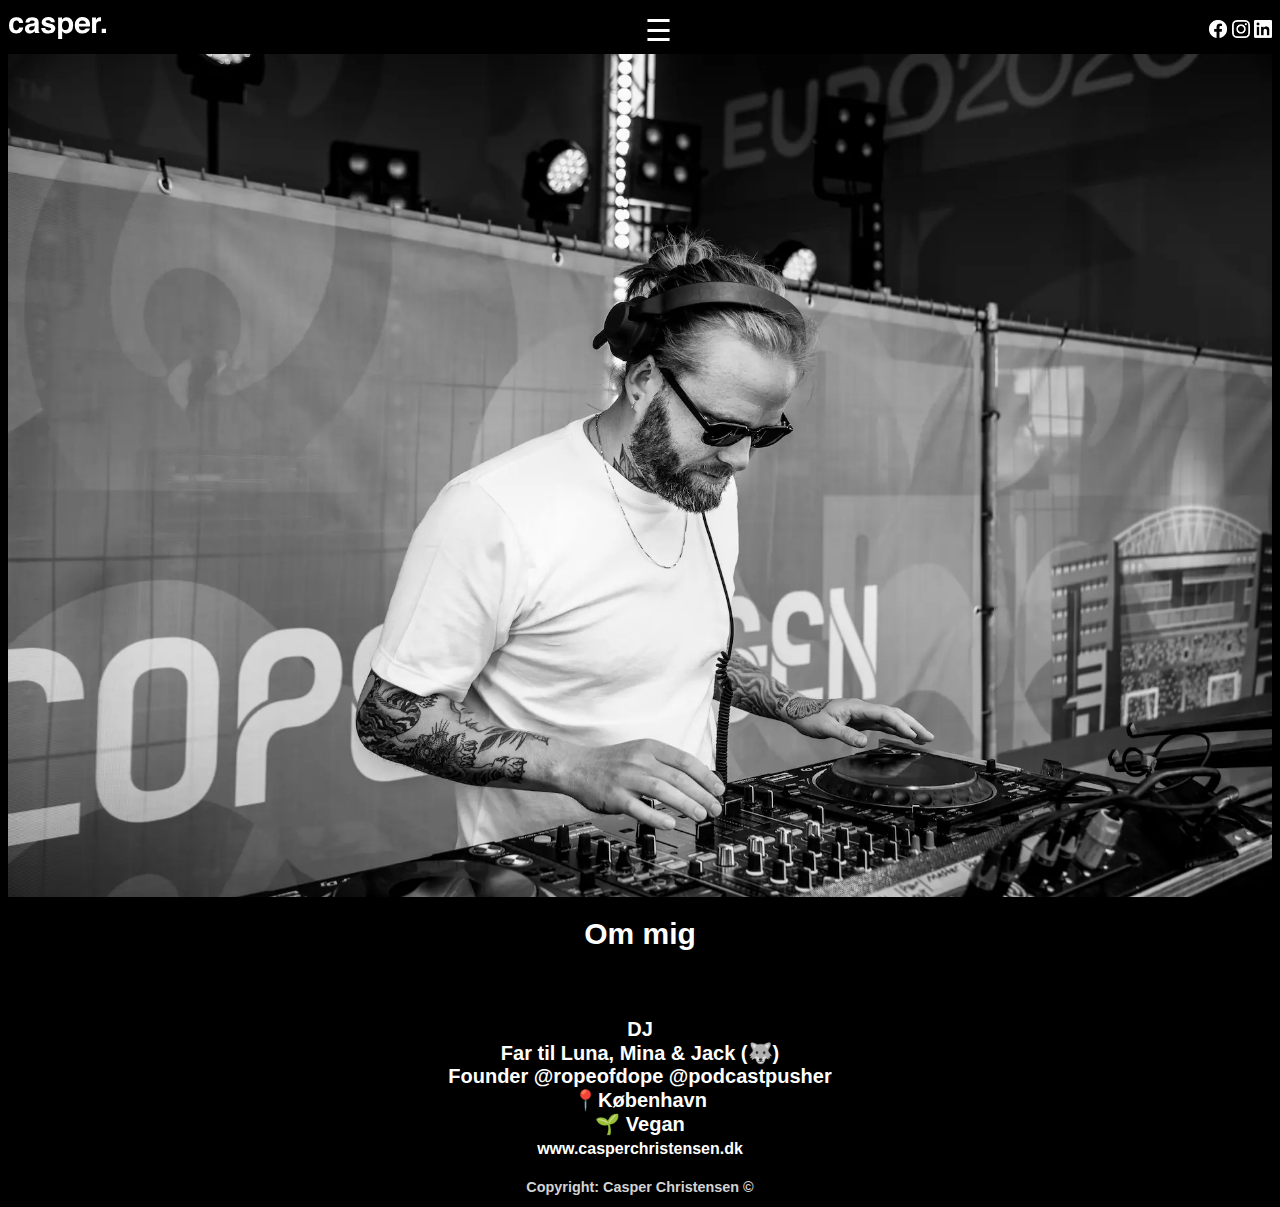
<file: ommig.html>
<!DOCTYPE html>
<html lang="en">
  <head>
    <meta charset="UTF-8" />
    <meta http-equiv="X-UA-Compatible" content="IE=edge" />
    <meta name="viewport" content="width=device-width, initial-scale=1.0" />
    <title>Casper Christensen</title>
    <link rel="stylesheet" href="style.css" />
    <link rel="stylesheet" href="ommig.css" />
  </head>
  <body>
    <header class="color_1">
      <div class="headercontainer">
        <div class="logo">
          <a href="forside.html"
            ><img src="casperlogohvid.svg" alt="logo" width="100"
          /></a>
        </div>
        <div>
          <button class="toggle-btn">☰</button>
        </div>
        <div>
          <a href="https://www.facebook.com/casperchristensen.dk/">
            <img src="fbwhite.png" alt="Facebook" width="18" />
          </a>
          <a href="https://www.instagram.com/">
            <img src="igwhite.png" alt="Instagram" width="18" />
          </a>
          <a href="https://www.linkedin.com/in/casper-christensen-65621182/">
            <img src="liwhite.png" alt="linkedin" width="18" />
          </a>
        </div>
      </div>
      <div>
        <nav>
          <ul>
            <!-- <li><a href="forside.html">forside</a> </li> -->
            <li><a href="index.html#casper_section">Portfolio</a></li>
            <li><a href="ommig.html">Om mig</a></li>
            <li><a href="kontakt.html">Kontakt</a></li>
            <!-- <li><a href="index.html#third_section">GRUNDLÆGGENDE UX </a> </li>
            <li><a href="index.html#fourth_section"></a>ANIMATION</li>
            <li><a href="index.html#fith_section"></a>VIDEO</li>
            <li><a href="index.html#sixth_section"></a>GRUNDLÆGGENDE INDHOLD</li>
            <li><a href="index.html#seven_section"></a>GRUNDLÆGGENDE INDHOLD</li>
            <li><a href="index.html#eight_section"></a>GRUNDLÆGGENDE INDHOLD</li> -->
          </ul>
        </nav>
      </div>
    </header>

    <section id="#first_section">
      <div class="container">
        <a href="https://casperchristensen.dk/kea/06_portfolio/cv.pdf">
          <img src="casperem.webp" alt="Casper" class="image" />
          <div class="overlay">
            <div class="text">SE CV</div>
          </div>
        </a>
      </div>
    </section>

    <section id="#second_section">
      <h1>Om mig</h1>
      <h2>Casper Christensen</h2>
      <p>
        DJ <br />
        Far til Luna, Mina & Jack (🐺) <br />
        Founder @ropeofdope @podcastpusher <br />
        📍København <br />
        🌱 Vegan <br />
        <a href="https://casperchristensen.dk/">www.casperchristensen.dk</a>
      </p>
    </section>
    <script src="script.js"></script>
    <footer><h2>Copyright: Casper Christensen ©</h2></footer>
  </body>
</html>
</file>
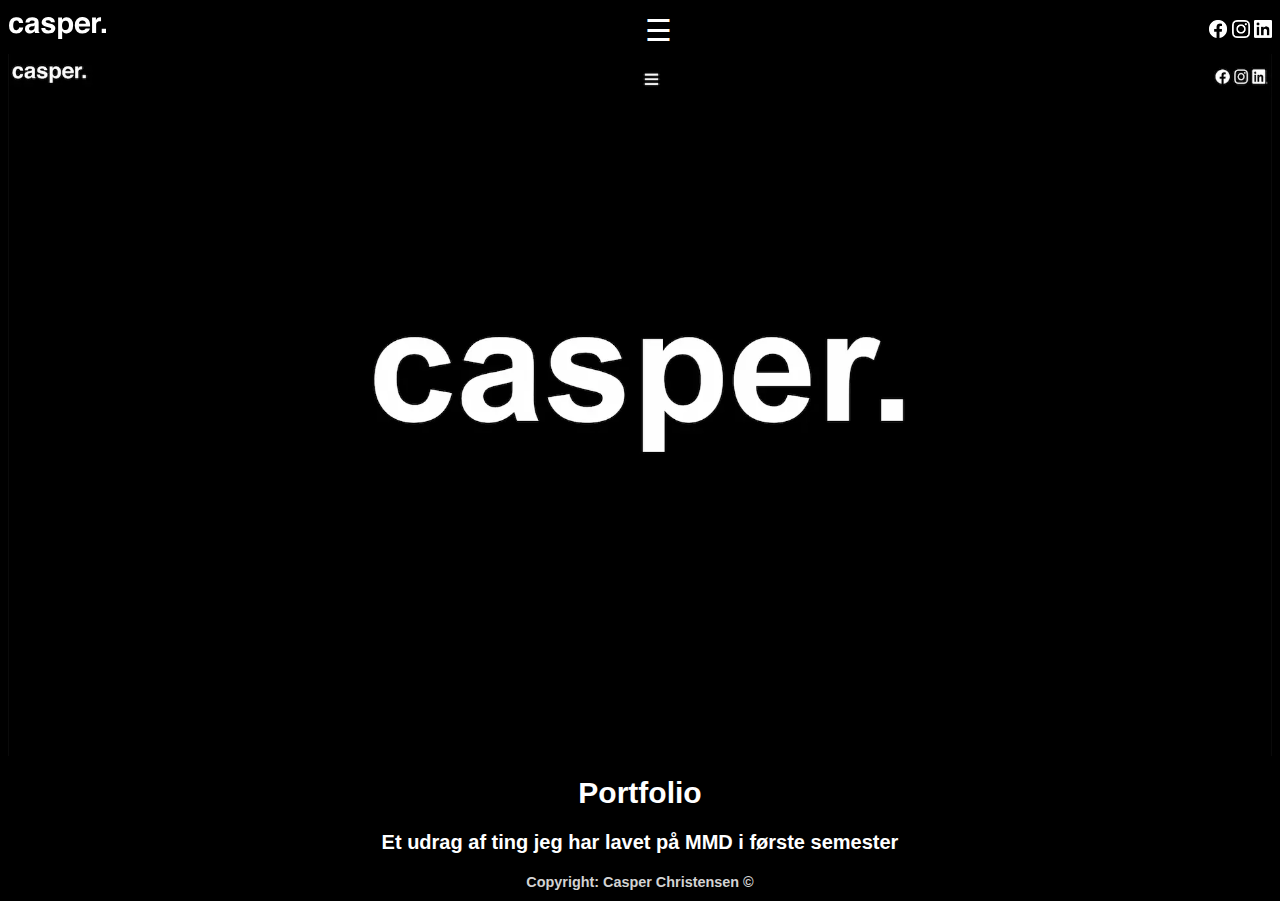
<file: portfolio.html>
<!DOCTYPE html>
<html lang="en">
  <head>
    <meta charset="UTF-8" />
    <meta http-equiv="X-UA-Compatible" content="IE=edge" />
    <meta name="viewport" content="width=device-width, initial-scale=1.0" />
    <title>Casper Christensen</title>
    <link rel="stylesheet" href="style.css" />
    <link rel="stylesheet" href="ommig.css" />
  </head>
  <body>
    <header class="color_1">
      <div class="headercontainer">
        <div class="logo">
          <a href="forside.html"
            ><img src="casperlogohvid.svg" alt="logo" width="100"
          /></a>
        </div>
        <div>
          <button class="toggle-btn">☰</button>
        </div>
        <div>
          <a href="https://www.facebook.com/casperchristensen.dk/">
            <img src="fbwhite.png" alt="Facebook" width="18" />
          </a>
          <a href="https://www.instagram.com/">
            <img src="igwhite.png" alt="Instagram" width="18" />
          </a>
          <a href="https://www.linkedin.com/in/casper-christensen-65621182/">
            <img src="liwhite.png" alt="linkedin" width="18" />
          </a>
        </div>
      </div>
      <div>
        <nav>
          <ul>
            <!-- <li><a href="forside.html">forside</a> </li> -->
            <li><a href="index.html#casper_section">Portfolio</a></li>
            <li><a href="ommig.html">Om mig</a></li>
            <li><a href="kontakt.html">Kontakt</a></li>
          </ul>
        </nav>
      </div>
    </header>
    <section id="#first_section">
      <div class="container">
        <a href="index.html">
          <img src="portfolio.webp" alt="Casper" class="image" />
          <div class="overlay">
            <div class="text">BESØG HJEMMESIDEN</div>
          </div>
        </a>
      </div>
      <h1>Portfolio</h1>
      <p>Et udrag af ting jeg har lavet på MMD i første semester</p>
    </section>
    <script src="script.js"></script>
    <footer><h2>Copyright: Casper Christensen ©</h2></footer>
  </body>
</html>
</file>
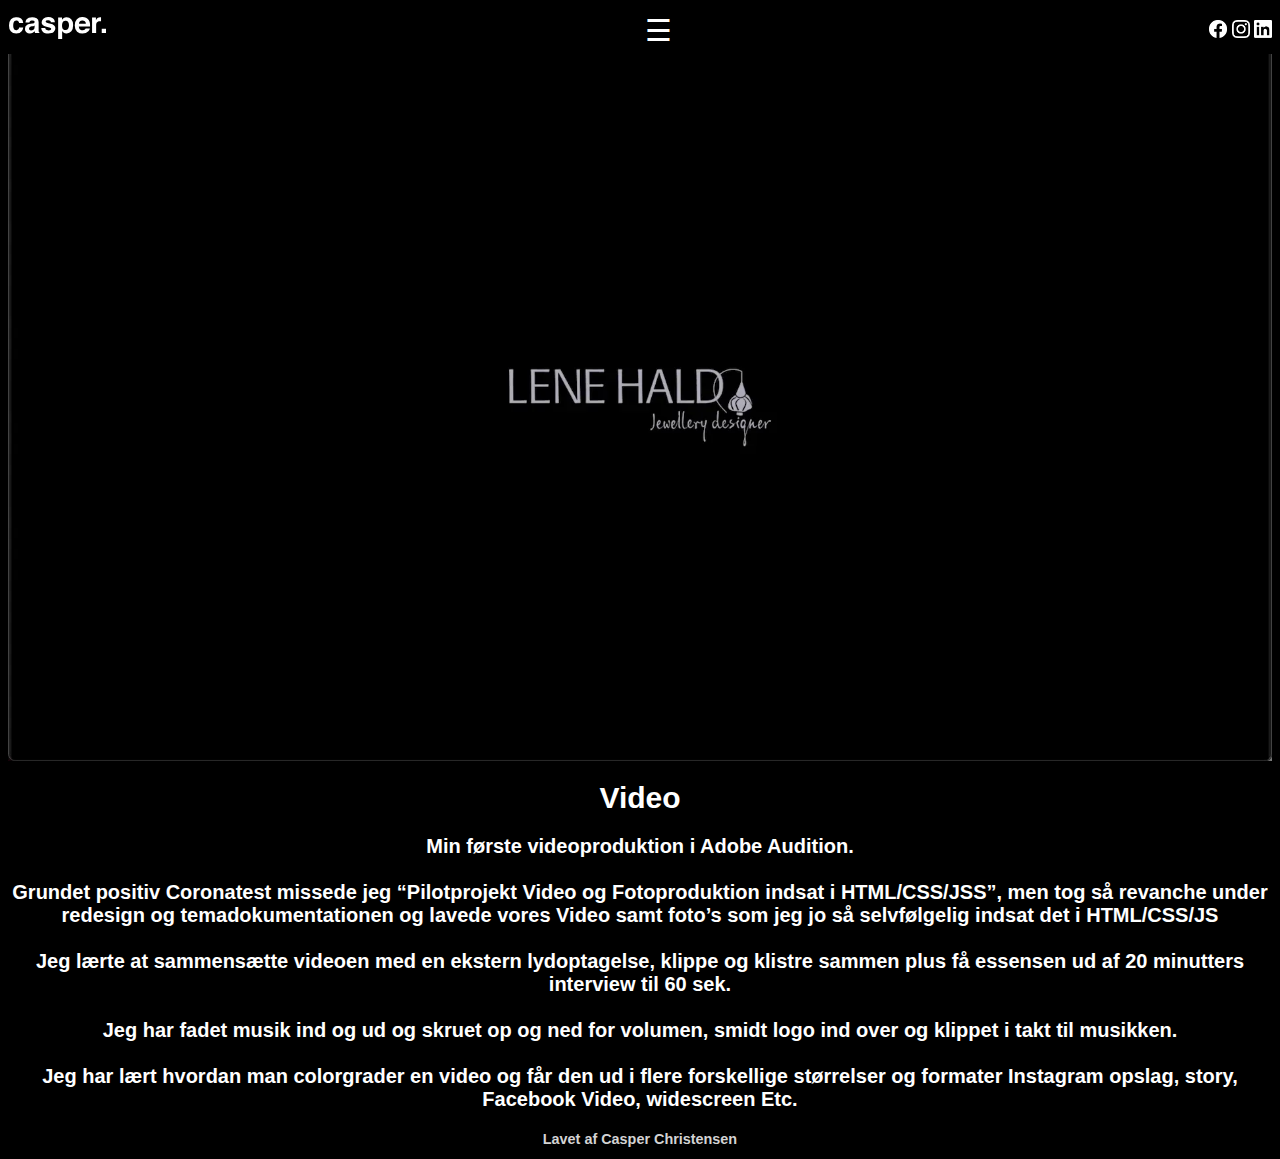
<file: video.html>
<!DOCTYPE html>
<html lang="en">
  <head>
    <meta charset="UTF-8" />
    <meta http-equiv="X-UA-Compatible" content="IE=edge" />
    <meta name="viewport" content="width=device-width, initial-scale=1.0" />
    <title>Casper Christensen</title>
    <link rel="stylesheet" href="style.css" />
    <link rel="stylesheet" href="ommig.css" />
  </head>
  <body>
    <header class="color_1">
      <div class="headercontainer">
        <div class="logo">
          <a href="forside.html"
            ><img src="casperlogohvid.svg" alt="logo" width="100"
          /></a>
        </div>
        <div>
          <button class="toggle-btn">☰</button>
        </div>
        <div>
          <a href="https://www.facebook.com/casperchristensen.dk/">
            <img src="fbwhite.png" alt="Facebook" width="18" />
          </a>
          <a href="https://www.instagram.com/">
            <img src="igwhite.png" alt="Instagram" width="18" />
          </a>
          <a href="https://www.linkedin.com/in/casper-christensen-65621182/">
            <img src="liwhite.png" alt="linkedin" width="18" />
          </a>
        </div>
      </div>
      <div>
        <nav>
          <ul>
            <!-- <li><a href="forside.html">forside</a> </li> -->
            <li><a href="index.html#casper_section">Portfolio</a></li>
            <li><a href="ommig.html">Om mig</a></li>
            <li><a href="kontakt.html">Kontakt</a></li>
          </ul>
        </nav>
      </div>
    </header>
    <section id="#first_section">
      <div class="container">
        <a
          href="https://elegant-ritchie-63db69.netlify.app/assets/lenehald.mp4"
        >
          <img src="jewelryskaerm.webp" alt="Casper" class="image" />
          <div class="overlay">
            <div class="text">BESØG HJEMMESIDEN</div>
          </div>
        </a>
      </div>
    </section>

    <section id="#second_section">
      <h1>Video</h1>
      <p>
        Min første videoproduktion i Adobe Audition.
        <br />
        <br />
        Grundet positiv Coronatest missede jeg “Pilotprojekt Video og
        Fotoproduktion indsat i HTML/CSS/JSS”, men tog så revanche under
        redesign og temadokumentationen og lavede vores Video samt foto’s som
        jeg jo så selvfølgelig indsat det i HTML/CSS/JS <br />
        <br />
        Jeg lærte at sammensætte videoen med en ekstern lydoptagelse, klippe og
        klistre sammen plus få essensen ud af 20 minutters interview til 60
        sek.<br />
        <br />
        Jeg har fadet musik ind og ud og skruet op og ned for volumen, smidt
        logo ind over og klippet i takt til musikken.
        <br />
        <br />Jeg har lært hvordan man colorgrader en video og får den ud i
        flere forskellige størrelser og formater Instagram opslag, story,
        Facebook Video, widescreen Etc.
      </p>
    </section>
    <script src="script.js"></script>
    <footer><h2>Lavet af Casper Christensen</h2></footer>
  </body>
</html>
</file>
<file: style.css>
.headercontainer {
  display: flex;
  justify-content: space-between;
  align-items: center;
}

.some {
  display: flex;
  gap: 6px;
}

#first_section img {
  width: 100%;
  height: auto;
  display: block;
}
/* Hover her  */
.container {
  position: relative;
  width: 100%;
}

.image {
  display: block;
  width: 100%;
  height: auto;
}

/* Overlay starter her */
.overlay {
  position: absolute;
  top: 0;
  bottom: 0;
  left: 0;
  right: 0;
  height: 100%;
  width: 100%;
  opacity: 0;
  transition: 0.5s ease;
  background-color: black;
}

.container:hover .overlay {
  opacity: 50%;
}

.text {
  color: white;
  font-size: clamp(1rem, 2.5vw, 4rem);
  position: absolute;
  top: 50%;
  left: 50%;
  -webkit-transform: translate(-50%, -50%);
  -ms-transform: translate(-50%, -50%);
  transform: translate(-50%, -50%);
  text-align: center;
  font-family: Arial, Helvetica, sans-serif;
}

/* Kopieret fra forside  */

body {
  background-color: black;
}
h1 {
  width: 100%;
  height: auto;
  display: block;
  font-family: Arial, Helvetica, sans-serif;
  font-size: 180px;
  font-weight: bold;
  text-align: center;
  color: white;
}
.logo {
  font-family: Arial, Helvetica, sans-serif;
  font-size: 20%;
  justify-content: center;
}

a {
  color: white;
  text-decoration: none;
  font-family: Arial, Helvetica, sans-serif;
  font-size: 1rem;
  font-weight: bold;
}
ul {
  list-style: none;
}

.logo a {
  font-size: 1.8rem;
  font-weight: 700;
  color: white;
}
footer {
  text-align: center;
  color: lightgray;
  font-family: Arial, Helvetica, sans-serif;
  font-size: 60%;
}
/* HEADER HER  */
.banner {
  background: #5000ca22;
  padding: 2rem;
}

.banner ul {
  list-style: none;
  padding: 0;
}

/* burgermenu */
.toggle-btn {
  display: none;
  color: white;
}

/* @media (max-width: 600px) { */
.toggle-btn {
  background: transparent;
  border: none;
  display: block;
  min-width: 44px;
  min-height: 44px;
  font-size: 1.1rem;
  cursor: pointer;
}

nav {
  display: none;
}

nav.shown {
  border-top: 1px solid white;
  padding-top: 1rem;
  display: flex;
  flex: 1 1 100%;
  flex-flow: column;
  text-align: center;
}

nav ul {
  display: flex;
  flex-flow: column;
}

/* HEADER SLUT    */

/* @media (max-width: 700px) {
  .overlay {
    font-size: 1rem;
  }
} */
button.toggle-btn {
  font-size: 30px;
}
</file>
<file: ommig.css>
h1 {
  width: 100%;
  height: auto;
  display: block;
  font-family: Arial, Helvetica, sans-serif;
  font-size: 30px;
  font-weight: bold;
  text-align: center;
  color: white;
}

p {
  width: 100%;
  height: auto;
  display: block;
  font-family: Arial, Helvetica, sans-serif;
  font-size: 20px;
  font-weight: bold;
  text-align: center;
  color: white;
}
</file>
<file: forside.css>
#first_section text {
  width: 100%;
  height: auto;
  display: block;
}

body {
  background-color: black;
}
h1 {
  width: 100%;
  height: auto;
  display: block;
  font-family: Arial, Helvetica, sans-serif;
  font-size: clamp(7rem, 12.5vw, 14rem);
  font-weight: bold;
  text-align: center;
  color: white;
}
.logo {
  font-family: Arial, Helvetica, sans-serif;
  font-size: 20%;
  justify-content: center;
}

a {
  color: white;
  text-decoration: none;
  font-family: Arial, Helvetica, sans-serif;
  font-size: 1rem;
  font-weight: bold;
}
ul {
  list-style: none;
}

.logo a {
  font-size: 1.8rem;
  font-weight: 700;
  color: white;
}
footer {
  text-align: center;
  color: white;
  font-family: Arial, Helvetica, sans-serif;
  font-size: small;
}
/* KOPIERET FRA DANNI HER  */
/* header */
.banner {
  background: #5000ca22;
  padding: 2rem;
}

.banner ul {
  list-style: none;
  padding: 0;
}

/* burgermenu */
.toggle-btn {
  display: flex;
  justify-content: center;
  color: white;
}

/* @media (max-width: 600px) { */
.toggle-btn {
  background: transparent;
  border: none;
  display: block;
  min-width: 44px;
  min-height: 44px;
  font-size: 1.1rem;
  cursor: pointer;
}

nav {
  display: none;
}

nav.shown {
  border-top: 1px solid white;
  padding-top: 1rem;
  display: flex;
  flex: 1 1 100%;
  flex-flow: column;
}

nav ul {
  display: flex;
  flex-flow: column;
}

/* KOPIERET FRA DANNI SLUT    */

/* #second_section img {
  background-image: white;
} */
/* @media (max-width: 700px) {
  h1 {
    font-size: 8rem;
  }
} */
</file>
<file: grundlaeggendehtml.css>
body {
  background-color: #e8e5e0;
}
/* p {
  font-size: clamp(0.1rem, 12.5vw, 14rem);
} */
</file>
<file: grundlaeggendeindhold.css>
body {
  background-color: #b3c0af;
}
</file>
<file: grundlaeggendeuxpitch.css>
main {
  background-color: #ebebeb;
}
body {
  background-color: #ebebeb;
}
</file>
<file: kontakt.css>
#first_section text {
  width: 100%;
  height: auto;
  display: block;
}

body {
  background-color: black;
}
h1 {
  width: 100%;
  height: auto;
  display: block;
  font-family: Arial, Helvetica, sans-serif;
  font-size: 180px;
  font-weight: bold;
  text-align: center;
  color: white;
}
.logo {
  font-family: Arial, Helvetica, sans-serif;
  font-size: 20%;
  justify-content: center;
}

a {
  color: white;
  text-decoration: none;
  font-family: Arial, Helvetica, sans-serif;
}
ul {
  list-style: none;
}

.logo a {
  font-size: 1.8rem;
  font-weight: 700;
  color: white;
}
footer {
  text-align: center;
  color: white;
  font-family: Arial, Helvetica, sans-serif;
  font-size: small;
}
/* KOPIERET FRA DANNI HER  */
/* header */
.banner {
  background: #5000ca22;
  padding: 2rem;
}

.banner ul {
  list-style: none;
  padding: 0;
}

/* burgermenu */
.toggle-btn {
  display: none;
  color: white;
}

/* @media (max-width: 600px) { */
.toggle-btn {
  background: transparent;
  border: none;
  display: block;
  min-width: 44px;
  min-height: 44px;
  font-size: 1.1rem;
  cursor: pointer;
}

nav {
  display: none;
}

nav.shown {
  border-top: 1px solid white;
  padding-top: 1rem;
  display: flex;
  flex: 1 1 100%;
  flex-flow: column;
}

nav ul {
  display: flex;
  flex-flow: column;
}

/* BURGER SLUT    */

form {
  color: white;
  font-family: Arial, Helvetica, sans-serif;
}

/* KONTAKT AFSNIT */
form {
  padding: 3rem;
  border-radius: 8px;
  gap: 20px;
  font-family: Arial, Helvetica, sans-serif;
}
label,
input,
textarea,
select,
button {
  display: grid;
  justify-content: center;
  margin: auto;
  font-family: Arial, Helvetica, sans-serif;

  width: 100%;
  padding: 12px 20px;
  margin: 8px 0;
  display: inline-block;
  border: 1px solid #ccc;
  border-radius: 4px;
  box-sizing: border-box;
}
form {
  display: grid;
  gap: 2rem;
  font-family: Arial, Helvetica, sans-serif;
}

.form-felt .email,
.telefonnummer {
  display: grid;
  gap: 3px;
  font-family: Arial, Helvetica, sans-serif;
}
</file>
